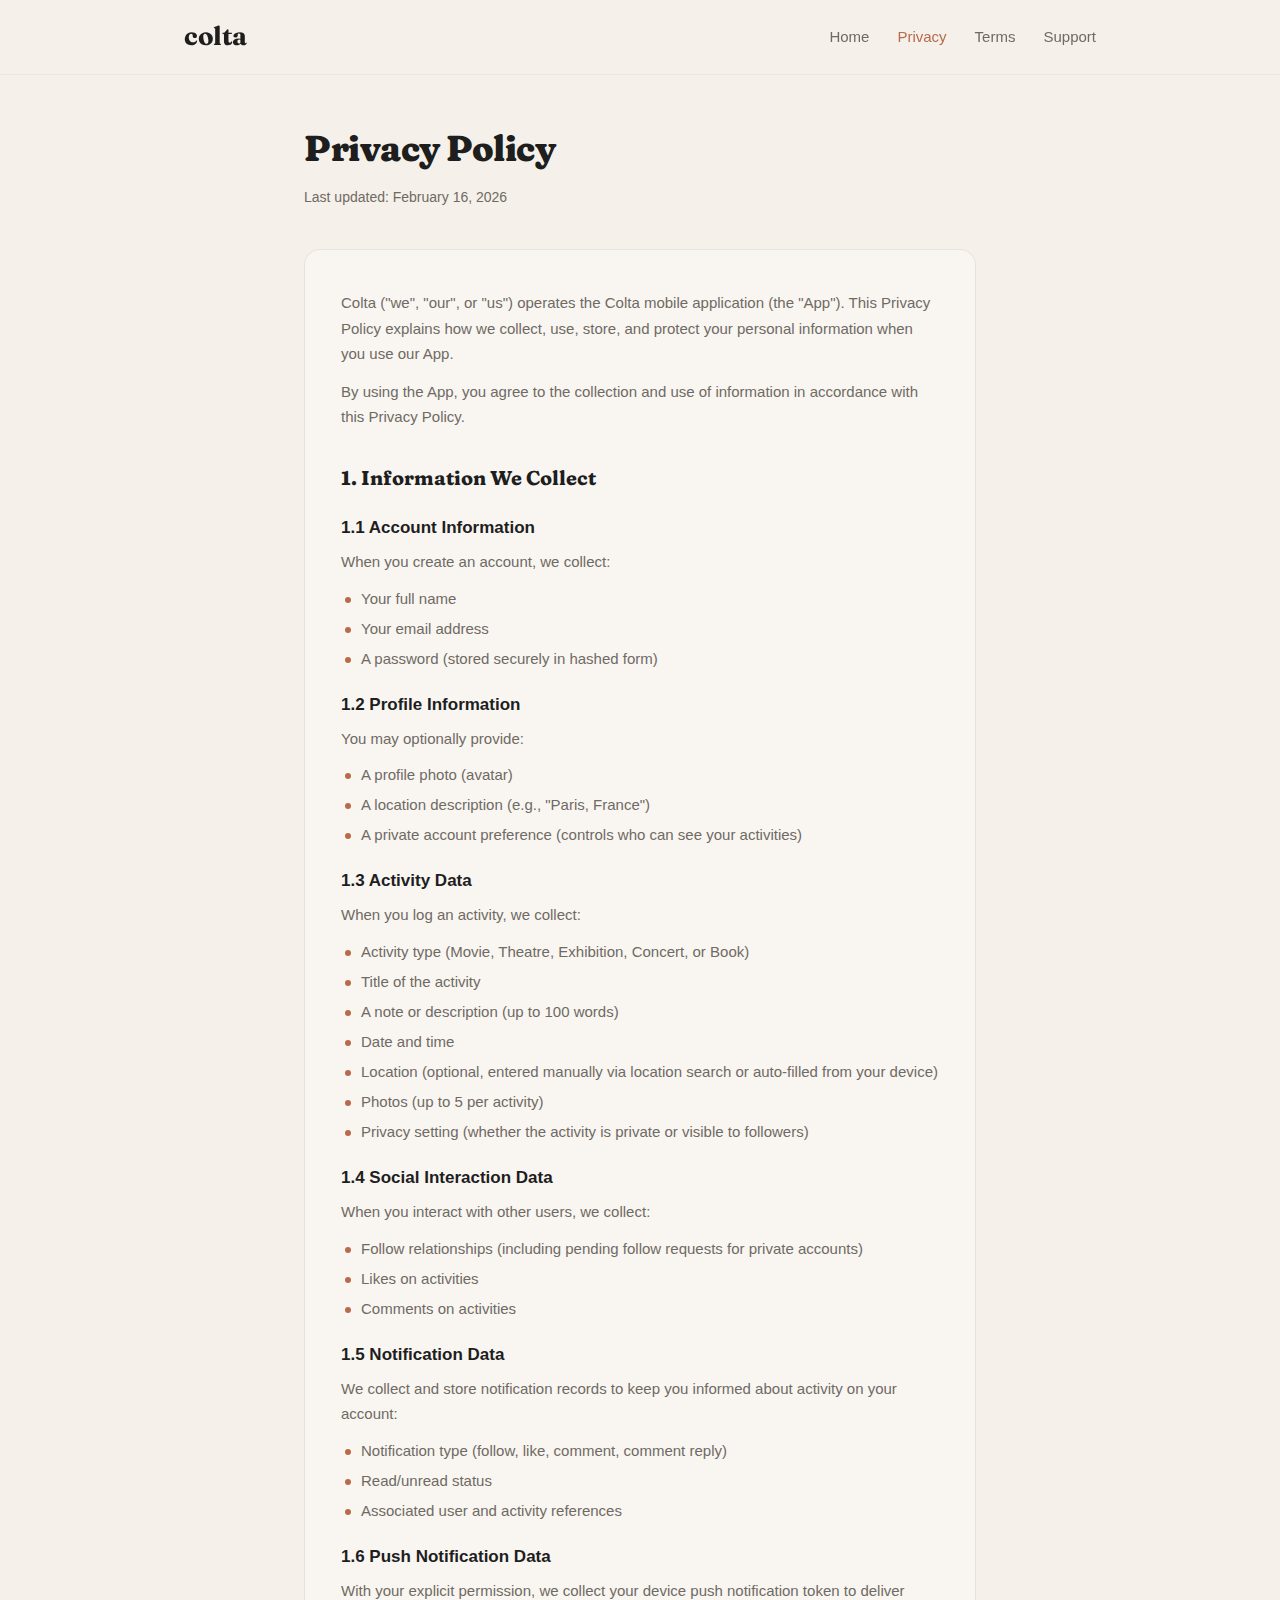
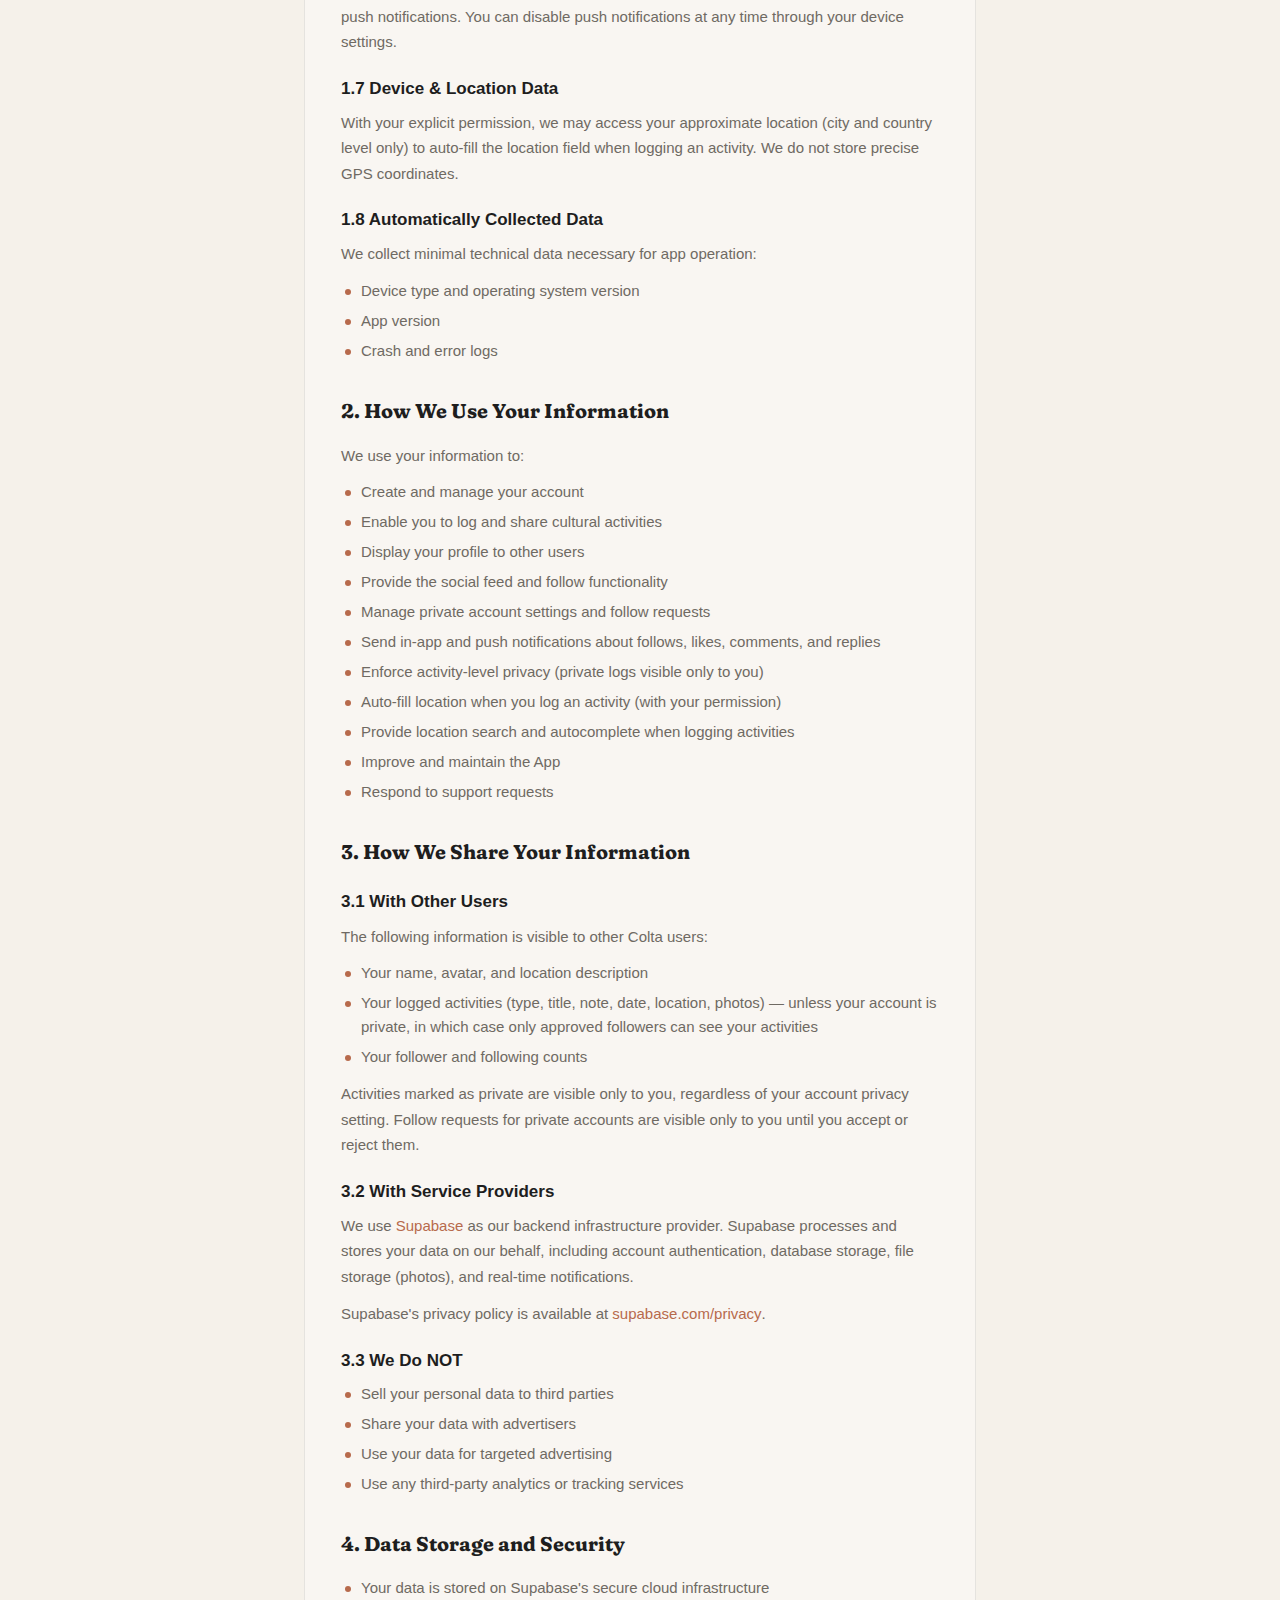
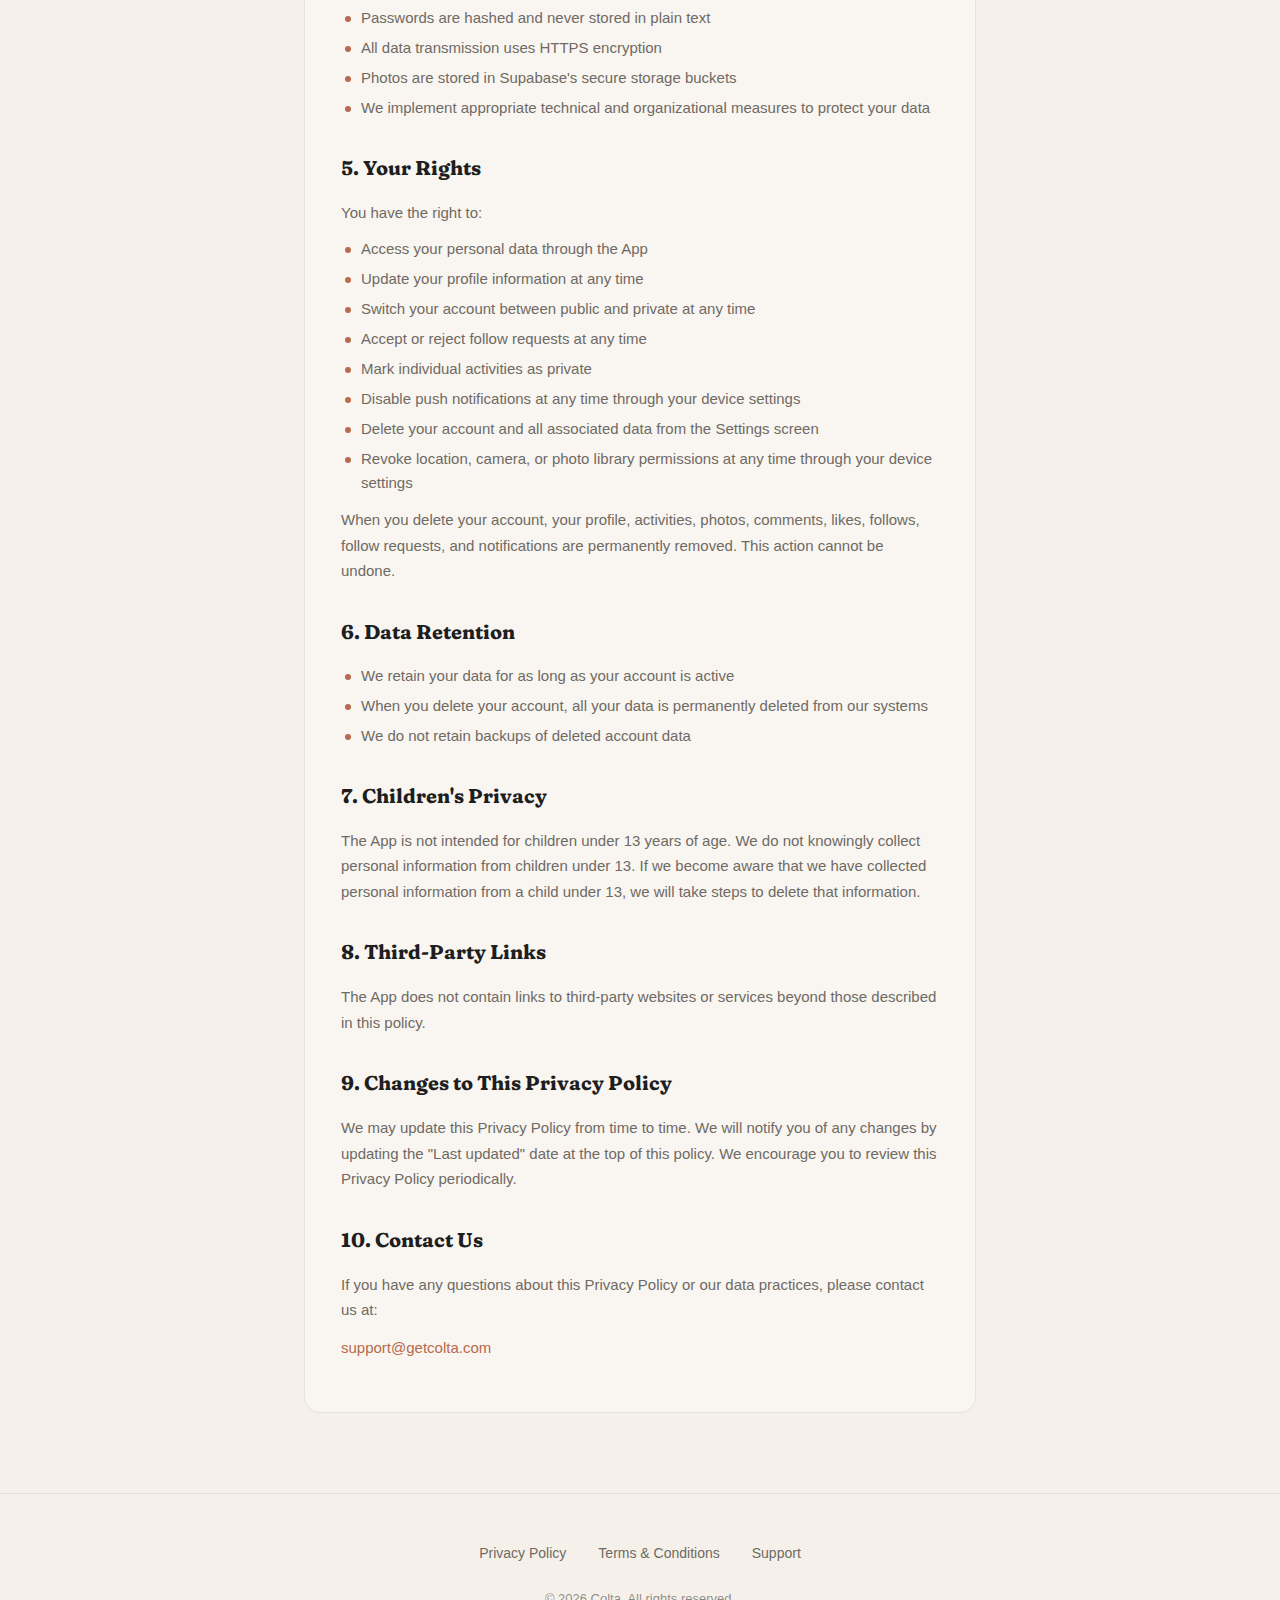
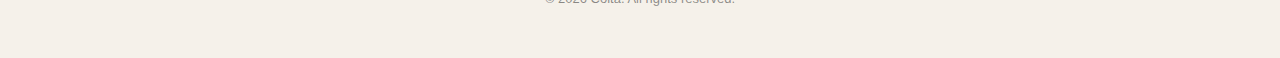
<file: privacy.html>
<!DOCTYPE html>
<html lang="en">
<head>
    <meta charset="UTF-8">
    <meta name="viewport" content="width=device-width, initial-scale=1.0">
    <title>Privacy Policy — Colta</title>
    <meta name="description" content="Privacy Policy for the Colta mobile application.">
    <meta name="theme-color" content="#F5F1EA" media="(prefers-color-scheme: light)">
    <meta name="theme-color" content="#1C1A17" media="(prefers-color-scheme: dark)">

    <!-- Google Fonts: Fraunces -->
    <link rel="preconnect" href="https://fonts.googleapis.com">
    <link rel="preconnect" href="https://fonts.gstatic.com" crossorigin>
    <link href="https://fonts.googleapis.com/css2?family=Fraunces:ital,opsz,wght@0,9..144,400;0,9..144,600;0,9..144,700;0,9..144,800;0,9..144,900&display=swap" rel="stylesheet">

    <link rel="stylesheet" href="style.css">
</head>
<body>

    <!-- Navigation -->
    <nav>
        <div class="nav-inner">
            <a href="/" class="logo">colta</a>
            <button class="menu-toggle" onclick="document.querySelector('.nav-links').classList.toggle('open')" aria-label="Menu">&#9776;</button>
            <ul class="nav-links">
                <li><a href="/">Home</a></li>
                <li><a href="privacy.html" class="active">Privacy</a></li>
                <li><a href="terms.html">Terms</a></li>
                <li><a href="support.html">Support</a></li>
            </ul>
        </div>
    </nav>

    <!-- Privacy Policy -->
    <div class="legal-page">
        <h1>Privacy Policy</h1>
        <p class="last-updated">Last updated: February 16, 2026</p>

        <div class="legal-content">
            <p>Colta ("we", "our", or "us") operates the Colta mobile application (the "App"). This Privacy Policy explains how we collect, use, store, and protect your personal information when you use our App.</p>
            <p>By using the App, you agree to the collection and use of information in accordance with this Privacy Policy.</p>

            <h2>1. Information We Collect</h2>

            <h3>1.1 Account Information</h3>
            <p>When you create an account, we collect:</p>
            <ul>
                <li>Your full name</li>
                <li>Your email address</li>
                <li>A password (stored securely in hashed form)</li>
            </ul>

            <h3>1.2 Profile Information</h3>
            <p>You may optionally provide:</p>
            <ul>
                <li>A profile photo (avatar)</li>
                <li>A location description (e.g., "Paris, France")</li>
                <li>A private account preference (controls who can see your activities)</li>
            </ul>

            <h3>1.3 Activity Data</h3>
            <p>When you log an activity, we collect:</p>
            <ul>
                <li>Activity type (Movie, Theatre, Exhibition, Concert, or Book)</li>
                <li>Title of the activity</li>
                <li>A note or description (up to 100 words)</li>
                <li>Date and time</li>
                <li>Location (optional, entered manually via location search or auto-filled from your device)</li>
                <li>Photos (up to 5 per activity)</li>
                <li>Privacy setting (whether the activity is private or visible to followers)</li>
            </ul>

            <h3>1.4 Social Interaction Data</h3>
            <p>When you interact with other users, we collect:</p>
            <ul>
                <li>Follow relationships (including pending follow requests for private accounts)</li>
                <li>Likes on activities</li>
                <li>Comments on activities</li>
            </ul>

            <h3>1.5 Notification Data</h3>
            <p>We collect and store notification records to keep you informed about activity on your account:</p>
            <ul>
                <li>Notification type (follow, like, comment, comment reply)</li>
                <li>Read/unread status</li>
                <li>Associated user and activity references</li>
            </ul>

            <h3>1.6 Push Notification Data</h3>
            <p>With your explicit permission, we collect your device push notification token to deliver push notifications. You can disable push notifications at any time through your device settings.</p>

            <h3>1.7 Device &amp; Location Data</h3>
            <p>With your explicit permission, we may access your approximate location (city and country level only) to auto-fill the location field when logging an activity. We do not store precise GPS coordinates.</p>

            <h3>1.8 Automatically Collected Data</h3>
            <p>We collect minimal technical data necessary for app operation:</p>
            <ul>
                <li>Device type and operating system version</li>
                <li>App version</li>
                <li>Crash and error logs</li>
            </ul>

            <h2>2. How We Use Your Information</h2>
            <p>We use your information to:</p>
            <ul>
                <li>Create and manage your account</li>
                <li>Enable you to log and share cultural activities</li>
                <li>Display your profile to other users</li>
                <li>Provide the social feed and follow functionality</li>
                <li>Manage private account settings and follow requests</li>
                <li>Send in-app and push notifications about follows, likes, comments, and replies</li>
                <li>Enforce activity-level privacy (private logs visible only to you)</li>
                <li>Auto-fill location when you log an activity (with your permission)</li>
                <li>Provide location search and autocomplete when logging activities</li>
                <li>Improve and maintain the App</li>
                <li>Respond to support requests</li>
            </ul>

            <h2>3. How We Share Your Information</h2>

            <h3>3.1 With Other Users</h3>
            <p>The following information is visible to other Colta users:</p>
            <ul>
                <li>Your name, avatar, and location description</li>
                <li>Your logged activities (type, title, note, date, location, photos) — unless your account is private, in which case only approved followers can see your activities</li>
                <li>Your follower and following counts</li>
            </ul>
            <p>Activities marked as private are visible only to you, regardless of your account privacy setting. Follow requests for private accounts are visible only to you until you accept or reject them.</p>

            <h3>3.2 With Service Providers</h3>
            <p>We use <a href="https://supabase.com" target="_blank" rel="noopener">Supabase</a> as our backend infrastructure provider. Supabase processes and stores your data on our behalf, including account authentication, database storage, file storage (photos), and real-time notifications.</p>
            <p>Supabase's privacy policy is available at <a href="https://supabase.com/privacy" target="_blank" rel="noopener">supabase.com/privacy</a>.</p>

            <h3>3.3 We Do NOT</h3>
            <ul>
                <li>Sell your personal data to third parties</li>
                <li>Share your data with advertisers</li>
                <li>Use your data for targeted advertising</li>
                <li>Use any third-party analytics or tracking services</li>
            </ul>

            <h2>4. Data Storage and Security</h2>
            <ul>
                <li>Your data is stored on Supabase's secure cloud infrastructure</li>
                <li>Passwords are hashed and never stored in plain text</li>
                <li>All data transmission uses HTTPS encryption</li>
                <li>Photos are stored in Supabase's secure storage buckets</li>
                <li>We implement appropriate technical and organizational measures to protect your data</li>
            </ul>

            <h2>5. Your Rights</h2>
            <p>You have the right to:</p>
            <ul>
                <li>Access your personal data through the App</li>
                <li>Update your profile information at any time</li>
                <li>Switch your account between public and private at any time</li>
                <li>Accept or reject follow requests at any time</li>
                <li>Mark individual activities as private</li>
                <li>Disable push notifications at any time through your device settings</li>
                <li>Delete your account and all associated data from the Settings screen</li>
                <li>Revoke location, camera, or photo library permissions at any time through your device settings</li>
            </ul>
            <p>When you delete your account, your profile, activities, photos, comments, likes, follows, follow requests, and notifications are permanently removed. This action cannot be undone.</p>

            <h2>6. Data Retention</h2>
            <ul>
                <li>We retain your data for as long as your account is active</li>
                <li>When you delete your account, all your data is permanently deleted from our systems</li>
                <li>We do not retain backups of deleted account data</li>
            </ul>

            <h2>7. Children's Privacy</h2>
            <p>The App is not intended for children under 13 years of age. We do not knowingly collect personal information from children under 13. If we become aware that we have collected personal information from a child under 13, we will take steps to delete that information.</p>

            <h2>8. Third-Party Links</h2>
            <p>The App does not contain links to third-party websites or services beyond those described in this policy.</p>

            <h2>9. Changes to This Privacy Policy</h2>
            <p>We may update this Privacy Policy from time to time. We will notify you of any changes by updating the "Last updated" date at the top of this policy. We encourage you to review this Privacy Policy periodically.</p>

            <h2>10. Contact Us</h2>
            <p>If you have any questions about this Privacy Policy or our data practices, please contact us at:</p>
            <p><a href="mailto:support@getcolta.com">support@getcolta.com</a></p>
        </div>
    </div>

    <!-- Footer -->
    <footer>
        <div class="footer-inner">
            <div class="footer-links">
                <a href="privacy.html">Privacy Policy</a>
                <a href="terms.html">Terms &amp; Conditions</a>
                <a href="support.html">Support</a>
            </div>
            <p class="copyright">&copy; 2026 Colta. All rights reserved.</p>
        </div>
    </footer>

</body>
</html>
</file>
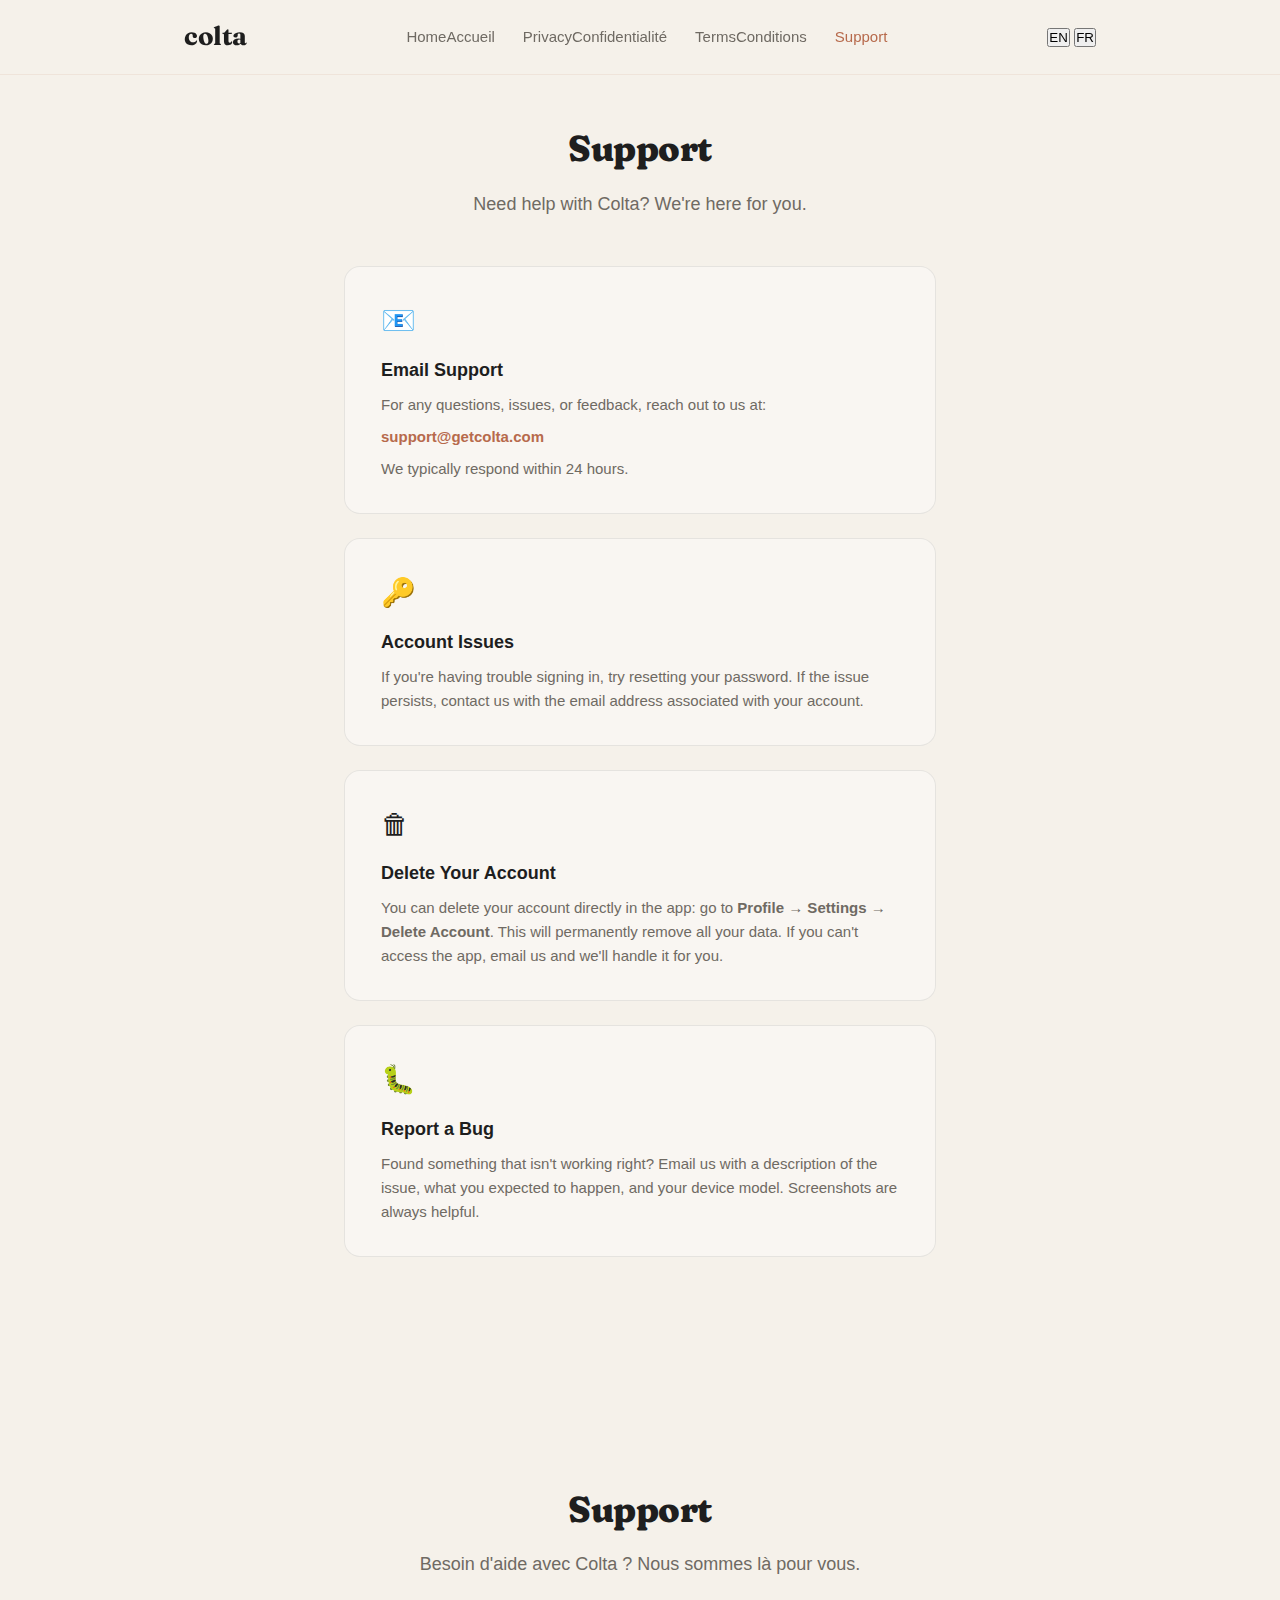
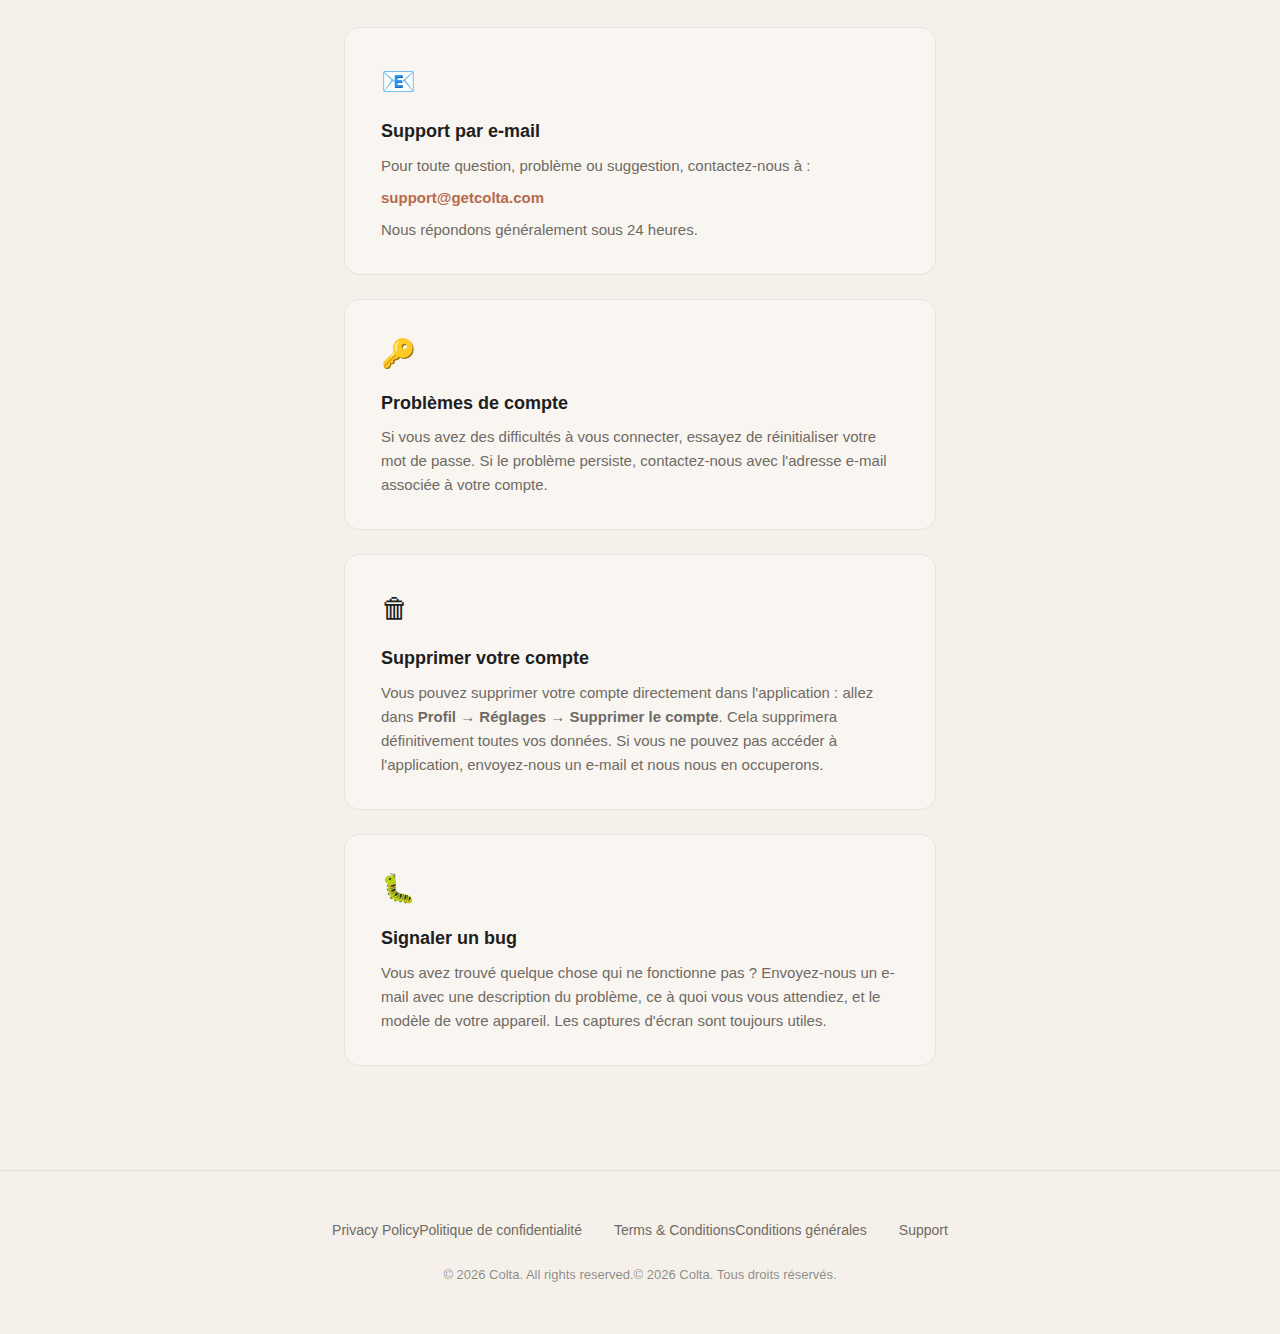
<file: support.html>
<!DOCTYPE html>
<html lang="en" class="lang-en">
<head>
    <meta charset="UTF-8">
    <meta name="viewport" content="width=device-width, initial-scale=1.0">
    <title>Support — Colta</title>
    <meta name="description" content="Get help with the Colta app. Contact our support team.">
    <meta name="theme-color" content="#F5F1EA" media="(prefers-color-scheme: light)">
    <meta name="theme-color" content="#1C1A17" media="(prefers-color-scheme: dark)">

    <!-- Google Fonts: Fraunces -->
    <link rel="preconnect" href="https://fonts.googleapis.com">
    <link rel="preconnect" href="https://fonts.gstatic.com" crossorigin>
    <link href="https://fonts.googleapis.com/css2?family=Fraunces:ital,opsz,wght@0,9..144,400;0,9..144,600;0,9..144,700;0,9..144,800;0,9..144,900&display=swap" rel="stylesheet">

    <link rel="icon" type="image/png" href="favicon.png">
    <link rel="apple-touch-icon" href="apple-touch-icon.png">

    <link rel="stylesheet" href="style.css">
</head>
<body>

    <!-- Navigation -->
    <nav>
        <div class="nav-inner">
            <a href="/" class="logo">colta</a>
            <button class="menu-toggle" onclick="document.querySelector('.nav-links').classList.toggle('open')" aria-label="Menu">&#9776;</button>
            <ul class="nav-links">
                <li><a href="/"><span class="en-only">Home</span><span class="fr-only">Accueil</span></a></li>
                <li><a href="privacy.html"><span class="en-only">Privacy</span><span class="fr-only">Confidentialité</span></a></li>
                <li><a href="terms.html"><span class="en-only">Terms</span><span class="fr-only">Conditions</span></a></li>
                <li><a href="support.html" class="active">Support</a></li>
            </ul>
            <div class="lang-toggle">
                <button id="lang-en">EN</button>
                <button id="lang-fr">FR</button>
            </div>
        </div>
    </nav>

    <!-- Support — English -->
    <div class="support-page en-only">
        <h1>Support</h1>
        <p class="subtitle">Need help with Colta? We're here for you.</p>

        <div class="support-card">
            <div class="icon">&#128231;</div>
            <h3>Email Support</h3>
            <p>For any questions, issues, or feedback, reach out to us at:</p>
            <p style="margin-top: 8px;"><a href="mailto:support@getcolta.com">support@getcolta.com</a></p>
            <p style="margin-top: 8px;">We typically respond within 24 hours.</p>
        </div>

        <div class="support-card">
            <div class="icon">&#128273;</div>
            <h3>Account Issues</h3>
            <p>If you're having trouble signing in, try resetting your password. If the issue persists, contact us with the email address associated with your account.</p>
        </div>

        <div class="support-card">
            <div class="icon">&#128465;</div>
            <h3>Delete Your Account</h3>
            <p>You can delete your account directly in the app: go to <strong>Profile &rarr; Settings &rarr; Delete Account</strong>. This will permanently remove all your data. If you can't access the app, email us and we'll handle it for you.</p>
        </div>

        <div class="support-card">
            <div class="icon">&#128027;</div>
            <h3>Report a Bug</h3>
            <p>Found something that isn't working right? Email us with a description of the issue, what you expected to happen, and your device model. Screenshots are always helpful.</p>
        </div>
    </div>

    <!-- Support — French -->
    <div class="support-page fr-only">
        <h1>Support</h1>
        <p class="subtitle">Besoin d'aide avec Colta ? Nous sommes là pour vous.</p>

        <div class="support-card">
            <div class="icon">&#128231;</div>
            <h3>Support par e-mail</h3>
            <p>Pour toute question, problème ou suggestion, contactez-nous à :</p>
            <p style="margin-top: 8px;"><a href="mailto:support@getcolta.com">support@getcolta.com</a></p>
            <p style="margin-top: 8px;">Nous répondons généralement sous 24 heures.</p>
        </div>

        <div class="support-card">
            <div class="icon">&#128273;</div>
            <h3>Problèmes de compte</h3>
            <p>Si vous avez des difficultés à vous connecter, essayez de réinitialiser votre mot de passe. Si le problème persiste, contactez-nous avec l'adresse e-mail associée à votre compte.</p>
        </div>

        <div class="support-card">
            <div class="icon">&#128465;</div>
            <h3>Supprimer votre compte</h3>
            <p>Vous pouvez supprimer votre compte directement dans l'application : allez dans <strong>Profil &rarr; Réglages &rarr; Supprimer le compte</strong>. Cela supprimera définitivement toutes vos données. Si vous ne pouvez pas accéder à l'application, envoyez-nous un e-mail et nous nous en occuperons.</p>
        </div>

        <div class="support-card">
            <div class="icon">&#128027;</div>
            <h3>Signaler un bug</h3>
            <p>Vous avez trouvé quelque chose qui ne fonctionne pas ? Envoyez-nous un e-mail avec une description du problème, ce à quoi vous vous attendiez, et le modèle de votre appareil. Les captures d'écran sont toujours utiles.</p>
        </div>
    </div>

    <!-- Footer -->
    <footer>
        <div class="footer-inner">
            <div class="footer-links">
                <a href="privacy.html"><span class="en-only">Privacy Policy</span><span class="fr-only">Politique de confidentialité</span></a>
                <a href="terms.html"><span class="en-only">Terms &amp; Conditions</span><span class="fr-only">Conditions générales</span></a>
                <a href="support.html">Support</a>
            </div>
            <p class="copyright"><span class="en-only">&copy; 2026 Colta. All rights reserved.</span><span class="fr-only">&copy; 2026 Colta. Tous droits réservés.</span></p>
        </div>
    </footer>

    <script src="lang.js"></script>
</body>
</html>
</file>
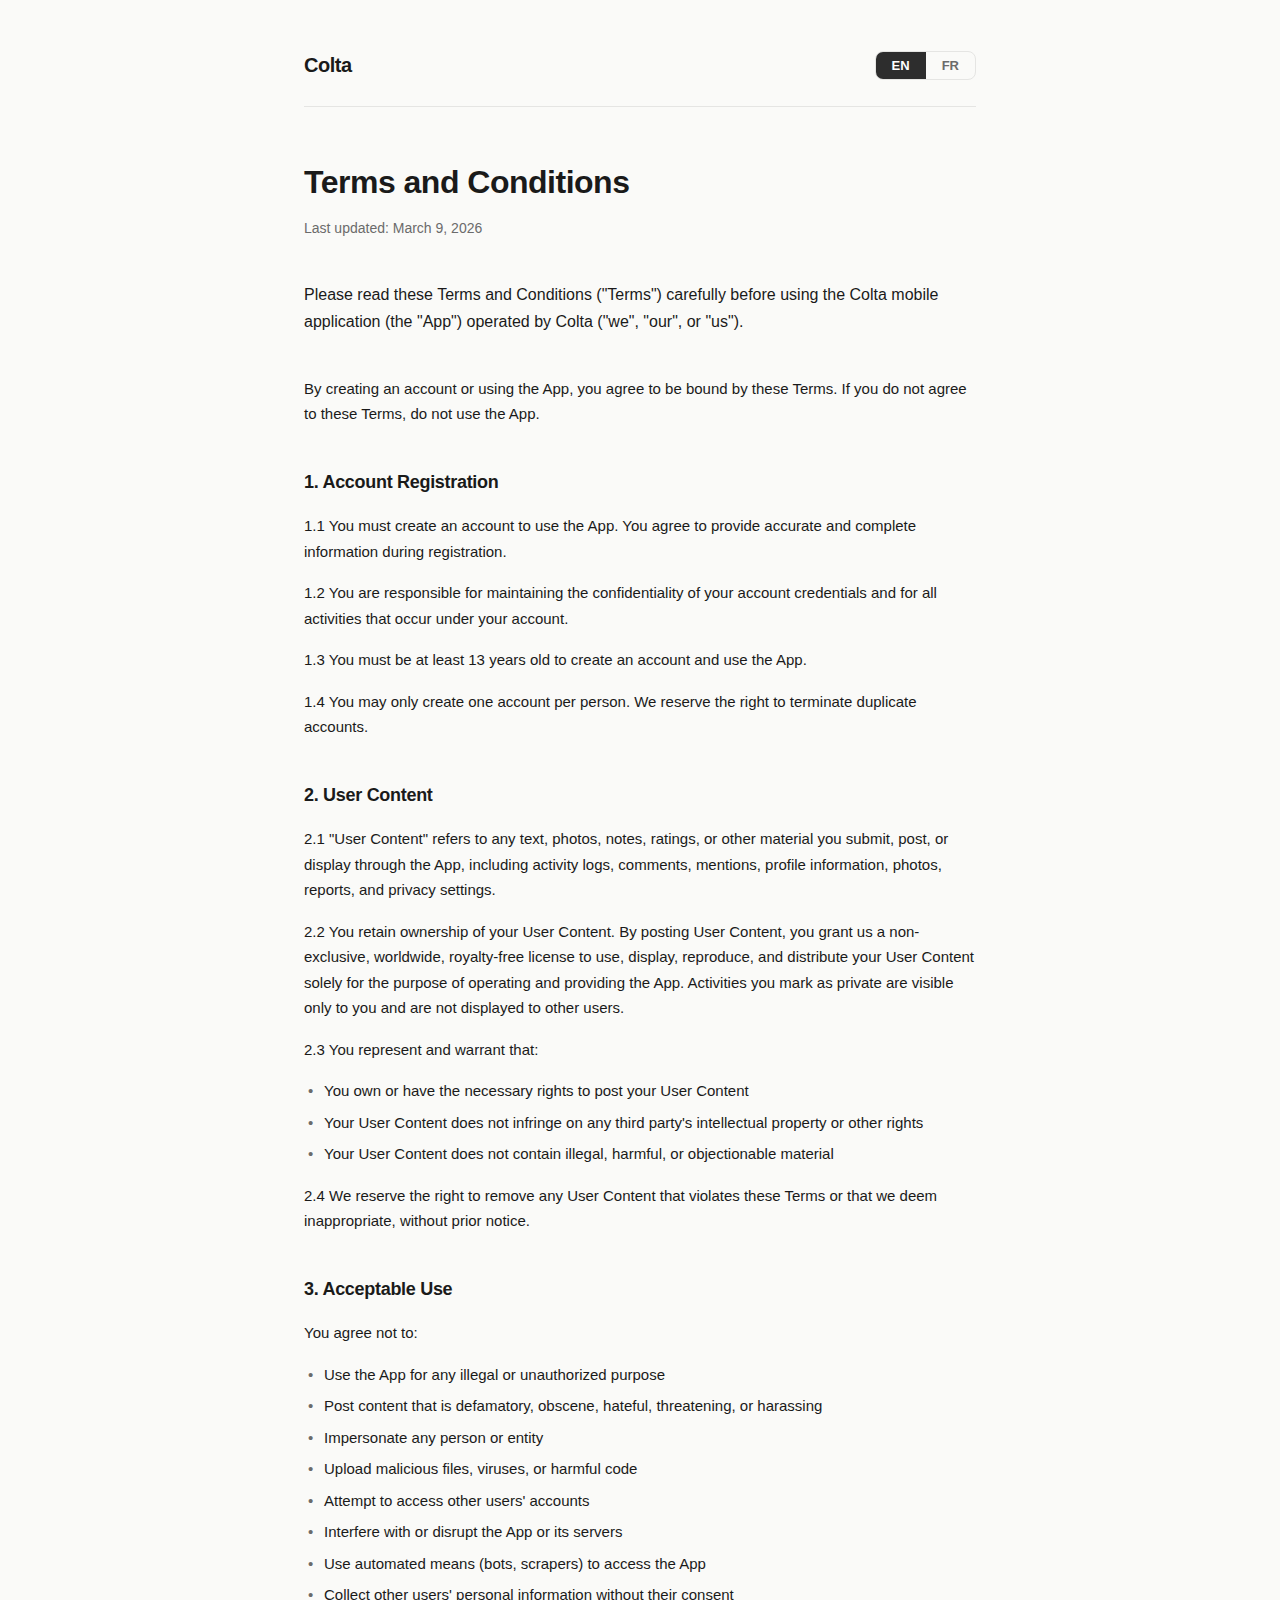
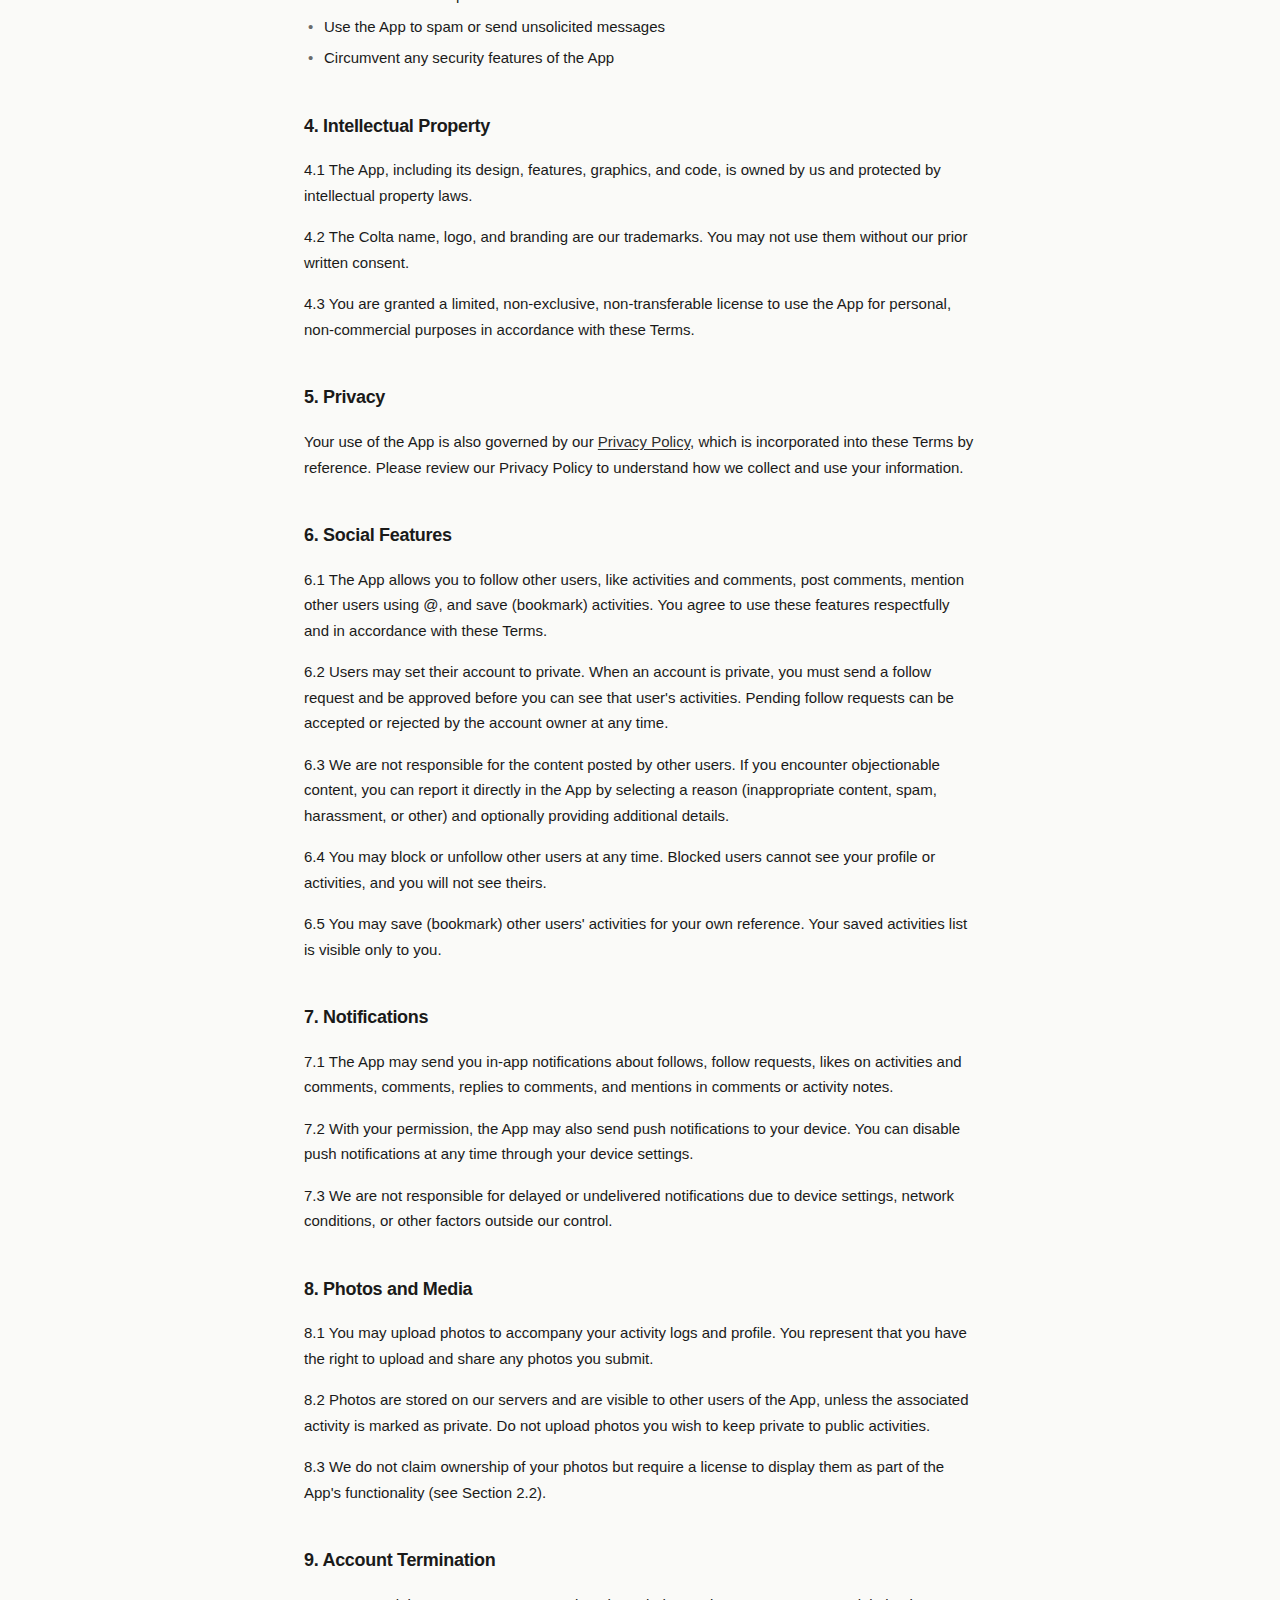
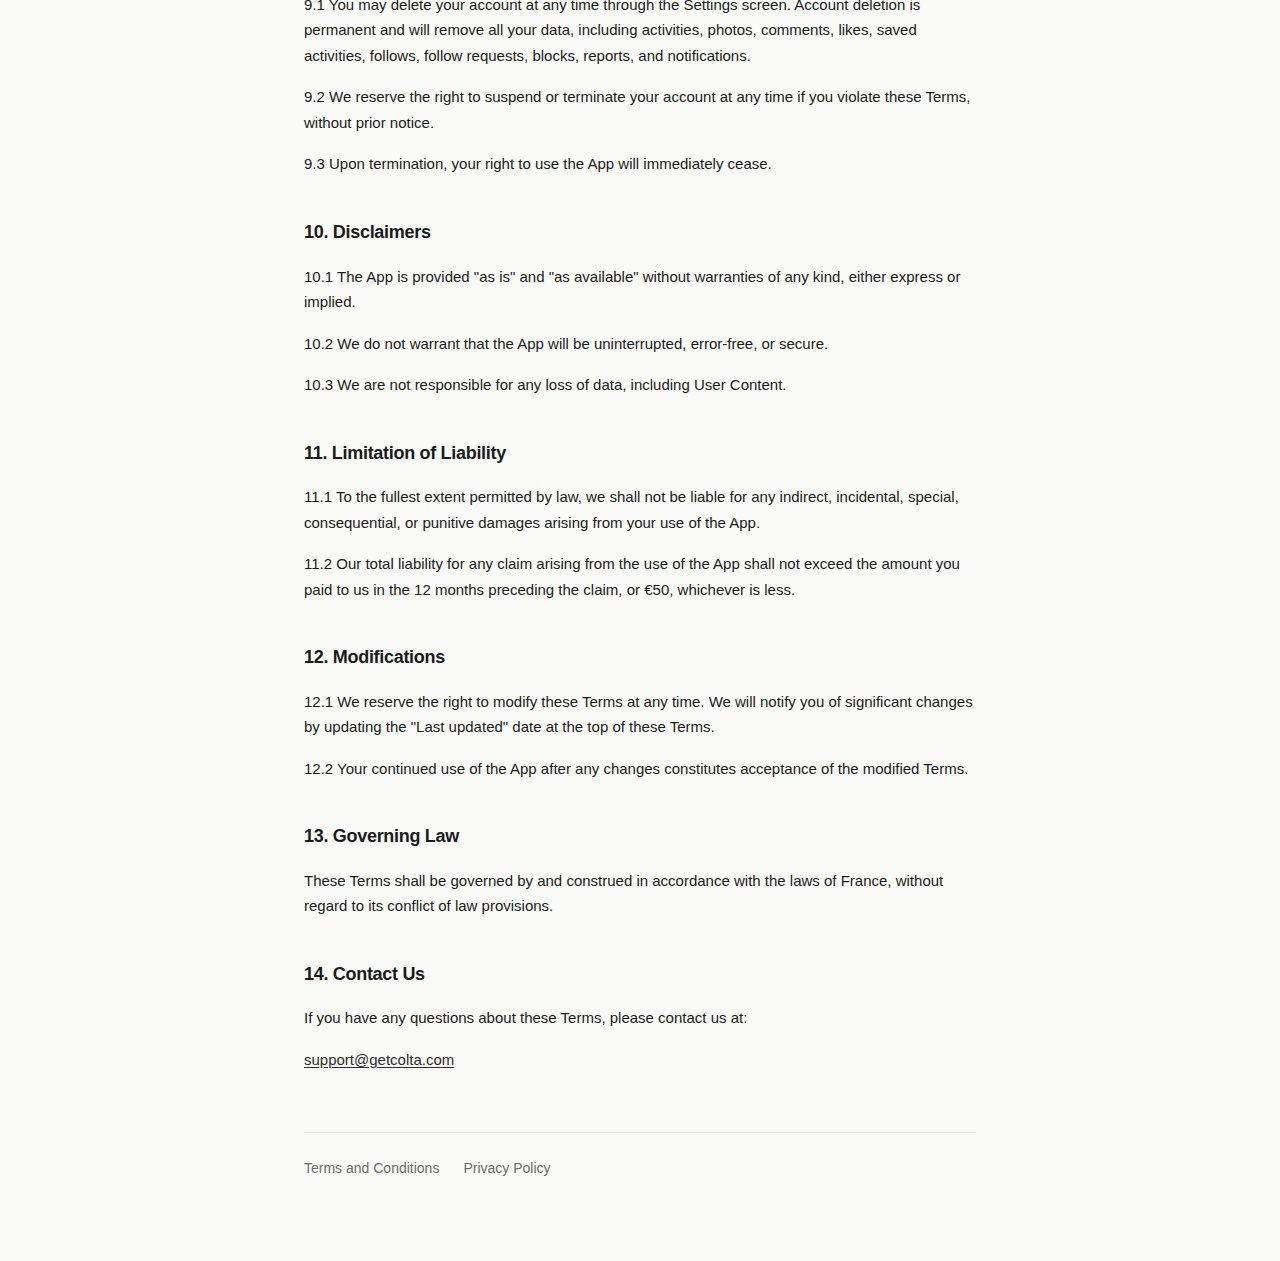
<file: terms.html>
<!DOCTYPE html>
<html lang="en">
<head>
    <meta charset="UTF-8">
    <meta name="viewport" content="width=device-width, initial-scale=1.0">
    <title>Terms and Conditions — Colta</title>
    <style>
        :root {
            --bg: #FAFAF8;
            --text: #1A1A1A;
            --text-secondary: #6B6B6B;
            --accent: #2D2D2D;
            --border: #E5E5E3;
            --card-bg: #FFFFFF;
            --max-width: 720px;
        }

        * { margin: 0; padding: 0; box-sizing: border-box; }

        body {
            font-family: -apple-system, BlinkMacSystemFont, 'Segoe UI', 'Helvetica Neue', Arial, sans-serif;
            background: var(--bg);
            color: var(--text);
            line-height: 1.7;
            -webkit-font-smoothing: antialiased;
        }

        .container {
            max-width: var(--max-width);
            margin: 0 auto;
            padding: 48px 24px 80px;
        }

        header {
            display: flex;
            justify-content: space-between;
            align-items: center;
            margin-bottom: 48px;
            padding-bottom: 24px;
            border-bottom: 1px solid var(--border);
        }

        .logo {
            font-size: 20px;
            font-weight: 700;
            letter-spacing: -0.5px;
            color: var(--text);
            text-decoration: none;
        }

        .lang-toggle {
            display: flex;
            gap: 0;
            border: 1px solid var(--border);
            border-radius: 8px;
            overflow: hidden;
        }

        .lang-btn {
            padding: 6px 16px;
            font-size: 13px;
            font-weight: 600;
            border: none;
            background: transparent;
            color: var(--text-secondary);
            cursor: pointer;
            transition: all 0.2s ease;
        }

        .lang-btn.active {
            background: var(--accent);
            color: #fff;
        }

        .lang-btn:hover:not(.active) {
            background: var(--border);
        }

        h1 {
            font-size: 32px;
            font-weight: 700;
            letter-spacing: -0.5px;
            margin-bottom: 8px;
        }

        .last-updated {
            font-size: 14px;
            color: var(--text-secondary);
            margin-bottom: 40px;
        }

        .intro {
            font-size: 16px;
            color: var(--text);
            margin-bottom: 40px;
        }

        h2 {
            font-size: 18px;
            font-weight: 700;
            margin-top: 40px;
            margin-bottom: 16px;
            letter-spacing: -0.3px;
        }

        h3 {
            font-size: 16px;
            font-weight: 600;
            margin-top: 24px;
            margin-bottom: 12px;
        }

        p {
            font-size: 15px;
            margin-bottom: 16px;
            color: var(--text);
        }

        ul {
            list-style: none;
            padding: 0;
            margin-bottom: 16px;
        }

        ul li {
            font-size: 15px;
            padding-left: 20px;
            position: relative;
            margin-bottom: 6px;
        }

        ul li::before {
            content: "•";
            position: absolute;
            left: 4px;
            color: var(--text-secondary);
        }

        a {
            color: var(--accent);
            text-decoration: underline;
            text-underline-offset: 2px;
        }

        .footer-links {
            margin-top: 60px;
            padding-top: 24px;
            border-top: 1px solid var(--border);
            display: flex;
            gap: 24px;
            font-size: 14px;
        }

        .footer-links a {
            color: var(--text-secondary);
            text-decoration: none;
        }

        .footer-links a:hover {
            color: var(--text);
        }

        @media (max-width: 600px) {
            .container { padding: 32px 20px 60px; }
            h1 { font-size: 26px; }
            header { flex-direction: column; gap: 16px; align-items: flex-start; }
        }
    </style>
</head>
<body>
    <div class="container">
        <header>
            <a href="#" class="logo">Colta</a>
            <div class="lang-toggle">
                <button class="lang-btn active" onclick="setLang('en')" id="btn-en">EN</button>
                <button class="lang-btn" onclick="setLang('fr')" id="btn-fr">FR</button>
            </div>
        </header>

        <!-- ENGLISH -->
        <div id="content-en">
            <h1>Terms and Conditions</h1>
            <p class="last-updated">Last updated: March 9, 2026</p>

            <p class="intro">Please read these Terms and Conditions ("Terms") carefully before using the Colta mobile application (the "App") operated by Colta ("we", "our", or "us").</p>

            <p>By creating an account or using the App, you agree to be bound by these Terms. If you do not agree to these Terms, do not use the App.</p>

            <h2>1. Account Registration</h2>
            <p>1.1 You must create an account to use the App. You agree to provide accurate and complete information during registration.</p>
            <p>1.2 You are responsible for maintaining the confidentiality of your account credentials and for all activities that occur under your account.</p>
            <p>1.3 You must be at least 13 years old to create an account and use the App.</p>
            <p>1.4 You may only create one account per person. We reserve the right to terminate duplicate accounts.</p>

            <h2>2. User Content</h2>
            <p>2.1 "User Content" refers to any text, photos, notes, ratings, or other material you submit, post, or display through the App, including activity logs, comments, mentions, profile information, photos, reports, and privacy settings.</p>
            <p>2.2 You retain ownership of your User Content. By posting User Content, you grant us a non-exclusive, worldwide, royalty-free license to use, display, reproduce, and distribute your User Content solely for the purpose of operating and providing the App. Activities you mark as private are visible only to you and are not displayed to other users.</p>
            <p>2.3 You represent and warrant that:</p>
            <ul>
                <li>You own or have the necessary rights to post your User Content</li>
                <li>Your User Content does not infringe on any third party's intellectual property or other rights</li>
                <li>Your User Content does not contain illegal, harmful, or objectionable material</li>
            </ul>
            <p>2.4 We reserve the right to remove any User Content that violates these Terms or that we deem inappropriate, without prior notice.</p>

            <h2>3. Acceptable Use</h2>
            <p>You agree not to:</p>
            <ul>
                <li>Use the App for any illegal or unauthorized purpose</li>
                <li>Post content that is defamatory, obscene, hateful, threatening, or harassing</li>
                <li>Impersonate any person or entity</li>
                <li>Upload malicious files, viruses, or harmful code</li>
                <li>Attempt to access other users' accounts</li>
                <li>Interfere with or disrupt the App or its servers</li>
                <li>Use automated means (bots, scrapers) to access the App</li>
                <li>Collect other users' personal information without their consent</li>
                <li>Use the App to spam or send unsolicited messages</li>
                <li>Circumvent any security features of the App</li>
            </ul>

            <h2>4. Intellectual Property</h2>
            <p>4.1 The App, including its design, features, graphics, and code, is owned by us and protected by intellectual property laws.</p>
            <p>4.2 The Colta name, logo, and branding are our trademarks. You may not use them without our prior written consent.</p>
            <p>4.3 You are granted a limited, non-exclusive, non-transferable license to use the App for personal, non-commercial purposes in accordance with these Terms.</p>

            <h2>5. Privacy</h2>
            <p>Your use of the App is also governed by our <a href="privacy.html">Privacy Policy</a>, which is incorporated into these Terms by reference. Please review our Privacy Policy to understand how we collect and use your information.</p>

            <h2>6. Social Features</h2>
            <p>6.1 The App allows you to follow other users, like activities and comments, post comments, mention other users using @, and save (bookmark) activities. You agree to use these features respectfully and in accordance with these Terms.</p>
            <p>6.2 Users may set their account to private. When an account is private, you must send a follow request and be approved before you can see that user's activities. Pending follow requests can be accepted or rejected by the account owner at any time.</p>
            <p>6.3 We are not responsible for the content posted by other users. If you encounter objectionable content, you can report it directly in the App by selecting a reason (inappropriate content, spam, harassment, or other) and optionally providing additional details.</p>
            <p>6.4 You may block or unfollow other users at any time. Blocked users cannot see your profile or activities, and you will not see theirs.</p>
            <p>6.5 You may save (bookmark) other users' activities for your own reference. Your saved activities list is visible only to you.</p>

            <h2>7. Notifications</h2>
            <p>7.1 The App may send you in-app notifications about follows, follow requests, likes on activities and comments, comments, replies to comments, and mentions in comments or activity notes.</p>
            <p>7.2 With your permission, the App may also send push notifications to your device. You can disable push notifications at any time through your device settings.</p>
            <p>7.3 We are not responsible for delayed or undelivered notifications due to device settings, network conditions, or other factors outside our control.</p>

            <h2>8. Photos and Media</h2>
            <p>8.1 You may upload photos to accompany your activity logs and profile. You represent that you have the right to upload and share any photos you submit.</p>
            <p>8.2 Photos are stored on our servers and are visible to other users of the App, unless the associated activity is marked as private. Do not upload photos you wish to keep private to public activities.</p>
            <p>8.3 We do not claim ownership of your photos but require a license to display them as part of the App's functionality (see Section 2.2).</p>

            <h2>9. Account Termination</h2>
            <p>9.1 You may delete your account at any time through the Settings screen. Account deletion is permanent and will remove all your data, including activities, photos, comments, likes, saved activities, follows, follow requests, blocks, reports, and notifications.</p>
            <p>9.2 We reserve the right to suspend or terminate your account at any time if you violate these Terms, without prior notice.</p>
            <p>9.3 Upon termination, your right to use the App will immediately cease.</p>

            <h2>10. Disclaimers</h2>
            <p>10.1 The App is provided "as is" and "as available" without warranties of any kind, either express or implied.</p>
            <p>10.2 We do not warrant that the App will be uninterrupted, error-free, or secure.</p>
            <p>10.3 We are not responsible for any loss of data, including User Content.</p>

            <h2>11. Limitation of Liability</h2>
            <p>11.1 To the fullest extent permitted by law, we shall not be liable for any indirect, incidental, special, consequential, or punitive damages arising from your use of the App.</p>
            <p>11.2 Our total liability for any claim arising from the use of the App shall not exceed the amount you paid to us in the 12 months preceding the claim, or &euro;50, whichever is less.</p>

            <h2>12. Modifications</h2>
            <p>12.1 We reserve the right to modify these Terms at any time. We will notify you of significant changes by updating the "Last updated" date at the top of these Terms.</p>
            <p>12.2 Your continued use of the App after any changes constitutes acceptance of the modified Terms.</p>

            <h2>13. Governing Law</h2>
            <p>These Terms shall be governed by and construed in accordance with the laws of France, without regard to its conflict of law provisions.</p>

            <h2>14. Contact Us</h2>
            <p>If you have any questions about these Terms, please contact us at:</p>
            <p><a href="mailto:support@getcolta.com">support@getcolta.com</a></p>
        </div>

        <!-- FRENCH -->
        <div id="content-fr" style="display: none;">
            <h1>Conditions Générales d'Utilisation</h1>
            <p class="last-updated">Dernière mise à jour : 9 mars 2026</p>

            <p class="intro">Veuillez lire attentivement les présentes Conditions Générales d'Utilisation (« Conditions ») avant d'utiliser l'application mobile Colta (l'« Application ») exploitée par Colta (« nous », « notre »).</p>

            <p>En créant un compte ou en utilisant l'Application, vous acceptez d'être lié par les présentes Conditions. Si vous n'acceptez pas ces Conditions, n'utilisez pas l'Application.</p>

            <h2>1. Inscription au compte</h2>
            <p>1.1 Vous devez créer un compte pour utiliser l'Application. Vous acceptez de fournir des informations exactes et complètes lors de l'inscription.</p>
            <p>1.2 Vous êtes responsable du maintien de la confidentialité de vos identifiants de compte et de toutes les activités effectuées sous votre compte.</p>
            <p>1.3 Vous devez avoir au moins 13 ans pour créer un compte et utiliser l'Application.</p>
            <p>1.4 Vous ne pouvez créer qu'un seul compte par personne. Nous nous réservons le droit de supprimer les comptes en double.</p>

            <h2>2. Contenu Utilisateur</h2>
            <p>2.1 Le « Contenu Utilisateur » désigne tout texte, photo, note, évaluation ou autre matériel que vous soumettez, publiez ou affichez via l'Application, y compris les journaux d'activité, les commentaires, les mentions, les informations de profil, les photos, les signalements et les paramètres de confidentialité.</p>
            <p>2.2 Vous conservez la propriété de votre Contenu Utilisateur. En publiant du Contenu Utilisateur, vous nous accordez une licence non exclusive, mondiale et gratuite pour utiliser, afficher, reproduire et distribuer votre Contenu Utilisateur uniquement dans le but d'exploiter et de fournir l'Application. Les activités que vous marquez comme privées ne sont visibles que par vous et ne sont pas affichées aux autres utilisateurs.</p>
            <p>2.3 Vous déclarez et garantissez que :</p>
            <ul>
                <li>Vous possédez ou disposez des droits nécessaires pour publier votre Contenu Utilisateur</li>
                <li>Votre Contenu Utilisateur ne porte pas atteinte à la propriété intellectuelle ou aux autres droits de tiers</li>
                <li>Votre Contenu Utilisateur ne contient pas de matériel illégal, nuisible ou répréhensible</li>
            </ul>
            <p>2.4 Nous nous réservons le droit de supprimer tout Contenu Utilisateur qui enfreint les présentes Conditions ou que nous jugeons inapproprié, sans préavis.</p>

            <h2>3. Utilisation acceptable</h2>
            <p>Vous acceptez de ne pas :</p>
            <ul>
                <li>Utiliser l'Application à des fins illégales ou non autorisées</li>
                <li>Publier du contenu diffamatoire, obscène, haineux, menaçant ou harcelant</li>
                <li>Usurper l'identité d'une personne ou d'une entité</li>
                <li>Télécharger des fichiers malveillants, des virus ou du code nuisible</li>
                <li>Tenter d'accéder aux comptes d'autres utilisateurs</li>
                <li>Interférer avec ou perturber l'Application ou ses serveurs</li>
                <li>Utiliser des moyens automatisés (bots, scrapers) pour accéder à l'Application</li>
                <li>Collecter les informations personnelles d'autres utilisateurs sans leur consentement</li>
                <li>Utiliser l'Application pour envoyer du spam ou des messages non sollicités</li>
                <li>Contourner les fonctionnalités de sécurité de l'Application</li>
            </ul>

            <h2>4. Propriété intellectuelle</h2>
            <p>4.1 L'Application, y compris son design, ses fonctionnalités, ses graphismes et son code, nous appartient et est protégée par les lois sur la propriété intellectuelle.</p>
            <p>4.2 Le nom Colta, le logo et l'image de marque sont nos marques déposées. Vous ne pouvez pas les utiliser sans notre consentement écrit préalable.</p>
            <p>4.3 Vous bénéficiez d'une licence limitée, non exclusive et non transférable pour utiliser l'Application à des fins personnelles et non commerciales conformément aux présentes Conditions.</p>

            <h2>5. Confidentialité</h2>
            <p>Votre utilisation de l'Application est également régie par notre <a href="privacy.html?lang=fr">Politique de Confidentialité</a>, qui est incorporée aux présentes Conditions par référence. Veuillez consulter notre Politique de Confidentialité pour comprendre comment nous collectons et utilisons vos informations.</p>

            <h2>6. Fonctionnalités sociales</h2>
            <p>6.1 L'Application vous permet de suivre d'autres utilisateurs, d'aimer des activités et des commentaires, de publier des commentaires, de mentionner d'autres utilisateurs avec @, et d'enregistrer (mettre en favoris) des activités. Vous acceptez d'utiliser ces fonctionnalités de manière respectueuse et conformément aux présentes Conditions.</p>
            <p>6.2 Les utilisateurs peuvent configurer leur compte en mode privé. Lorsqu'un compte est privé, vous devez envoyer une demande d'abonnement et être approuvé avant de pouvoir voir les activités de cet utilisateur. Les demandes d'abonnement en attente peuvent être acceptées ou refusées par le propriétaire du compte à tout moment.</p>
            <p>6.3 Nous ne sommes pas responsables du contenu publié par d'autres utilisateurs. Si vous rencontrez du contenu répréhensible, vous pouvez le signaler directement dans l'Application en sélectionnant un motif (contenu inapproprié, spam, harcèlement ou autre) et en fournissant éventuellement des détails supplémentaires.</p>
            <p>6.4 Vous pouvez bloquer ou vous désabonner d'autres utilisateurs à tout moment. Les utilisateurs bloqués ne peuvent pas voir votre profil ou vos activités, et vous ne verrez pas les leurs.</p>
            <p>6.5 Vous pouvez enregistrer (mettre en favoris) les activités d'autres utilisateurs pour votre propre référence. Votre liste d'activités enregistrées n'est visible que par vous.</p>

            <h2>7. Notifications</h2>
            <p>7.1 L'Application peut vous envoyer des notifications in-app concernant les abonnements, les demandes d'abonnement, les mentions « J'aime » sur les activités et les commentaires, les commentaires, les réponses aux commentaires et les mentions dans les commentaires ou les notes d'activité.</p>
            <p>7.2 Avec votre autorisation, l'Application peut également envoyer des notifications push sur votre appareil. Vous pouvez désactiver les notifications push à tout moment via les réglages de votre appareil.</p>
            <p>7.3 Nous ne sommes pas responsables des notifications retardées ou non livrées en raison des réglages de l'appareil, des conditions réseau ou d'autres facteurs échappant à notre contrôle.</p>

            <h2>8. Photos et médias</h2>
            <p>8.1 Vous pouvez télécharger des photos pour accompagner vos journaux d'activité et votre profil. Vous déclarez avoir le droit de télécharger et de partager toutes les photos que vous soumettez.</p>
            <p>8.2 Les photos sont stockées sur nos serveurs et sont visibles par les autres utilisateurs de l'Application, sauf si l'activité associée est marquée comme privée. Ne téléchargez pas de photos que vous souhaitez garder privées sur des activités publiques.</p>
            <p>8.3 Nous ne revendiquons pas la propriété de vos photos mais nécessitons une licence pour les afficher dans le cadre des fonctionnalités de l'Application (voir Section 2.2).</p>

            <h2>9. Résiliation du compte</h2>
            <p>9.1 Vous pouvez supprimer votre compte à tout moment via l'écran Réglages. La suppression du compte est définitive et entraînera la suppression de toutes vos données, y compris les activités, photos, commentaires, mentions « J'aime », activités enregistrées, abonnements, demandes d'abonnement, blocages, signalements et notifications.</p>
            <p>9.2 Nous nous réservons le droit de suspendre ou de résilier votre compte à tout moment si vous enfreignez les présentes Conditions, sans préavis.</p>
            <p>9.3 En cas de résiliation, votre droit d'utiliser l'Application cessera immédiatement.</p>

            <h2>10. Exclusions de garantie</h2>
            <p>10.1 L'Application est fournie « en l'état » et « selon disponibilité » sans garantie d'aucune sorte, expresse ou implicite.</p>
            <p>10.2 Nous ne garantissons pas que l'Application sera ininterrompue, exempte d'erreurs ou sécurisée.</p>
            <p>10.3 Nous ne sommes pas responsables de toute perte de données, y compris le Contenu Utilisateur.</p>

            <h2>11. Limitation de responsabilité</h2>
            <p>11.1 Dans toute la mesure permise par la loi, nous ne serons pas responsables des dommages indirects, accessoires, spéciaux, consécutifs ou punitifs découlant de votre utilisation de l'Application.</p>
            <p>11.2 Notre responsabilité totale pour toute réclamation découlant de l'utilisation de l'Application ne dépassera pas le montant que vous nous avez versé au cours des 12 mois précédant la réclamation, ou 50 &euro;, le montant le plus faible étant retenu.</p>

            <h2>12. Modifications</h2>
            <p>12.1 Nous nous réservons le droit de modifier les présentes Conditions à tout moment. Nous vous informerons des changements importants en mettant à jour la date de « Dernière mise à jour » en haut des présentes Conditions.</p>
            <p>12.2 Votre utilisation continue de l'Application après toute modification constitue une acceptation des Conditions modifiées.</p>

            <h2>13. Droit applicable</h2>
            <p>Les présentes Conditions sont régies et interprétées conformément aux lois de la France, sans égard à ses dispositions en matière de conflit de lois.</p>

            <h2>14. Nous contacter</h2>
            <p>Si vous avez des questions concernant les présentes Conditions, veuillez nous contacter à :</p>
            <p><a href="mailto:support@getcolta.com">support@getcolta.com</a></p>
        </div>

        <div class="footer-links">
            <a href="terms.html" id="link-terms">Terms and Conditions</a>
            <a href="privacy.html" id="link-privacy">Privacy Policy</a>
        </div>
    </div>

    <script>
        function setLang(lang) {
            document.getElementById('content-en').style.display = lang === 'en' ? 'block' : 'none';
            document.getElementById('content-fr').style.display = lang === 'fr' ? 'block' : 'none';
            document.getElementById('btn-en').classList.toggle('active', lang === 'en');
            document.getElementById('btn-fr').classList.toggle('active', lang === 'fr');
            document.documentElement.lang = lang;
            document.title = lang === 'fr' ? "Conditions Générales d'Utilisation — Colta" : 'Terms and Conditions — Colta';
            document.getElementById('link-terms').textContent = lang === 'fr' ? 'Conditions Générales' : 'Terms and Conditions';
            document.getElementById('link-privacy').textContent = lang === 'fr' ? 'Politique de Confidentialité' : 'Privacy Policy';

            var url = new URL(window.location);
            url.searchParams.set('lang', lang);
            window.history.replaceState({}, '', url);

            var privacyLink = document.getElementById('link-privacy');
            privacyLink.href = lang === 'fr' ? 'privacy.html?lang=fr' : 'privacy.html';
            var termsLink = document.getElementById('link-terms');
            termsLink.href = lang === 'fr' ? 'terms.html?lang=fr' : 'terms.html';
        }

        (function() {
            var params = new URLSearchParams(window.location.search);
            var lang = params.get('lang');
            if (lang === 'fr') setLang('fr');
        })();
    </script>
</body>
</html>
</file>
<file: style.css>
/* ============================================
   Colta — Website Styles
   Matches the iOS app's warm design system
   
   Color Tokens from app:
   - Background:  #F5F1EA (Warm Paper)
   - Surface:     #E8E3DA (Soft Stone)
   - Charcoal:    #1E1E1E
   - Dust Grey:   #6F6A63
   - Clay:        #B76A4C (Accent)
   - Clay Light:  #C9886E
   - Clay Dark:   #8E4A30
   
   Activity Colors:
   - Book:        #F4A261 (Apricot)
   - Movie:       #3E5CFF (Royal Blue)
   - Theatre:     #D65A8F (Raspberry)
   - Exhibition:  #7FB77E (Sage Green)
   - Concert:     #F6C945 (Golden Yellow)
   ============================================ */

/* ---- Custom Properties ---- */

:root {
    /* Core palette — Light */
    --bg: #F5F1EA;
    --bg-surface: #E8E3DA;
    --bg-card: rgba(255, 255, 255, 0.40);
    --bg-input: rgba(255, 255, 255, 0.50);
    --text-primary: #1E1E1E;
    --text-secondary: #6F6A63;
    --text-tertiary: rgba(30, 30, 30, 0.50);
    --accent: #B76A4C;
    --accent-light: #C9886E;
    --accent-dark: #8E4A30;
    --action: #1E1E1E;
    --action-text: #FAFAF7;
    --divider: rgba(0, 0, 0, 0.08);

    /* Activity type colors */
    --color-book: #F4A261;
    --color-movie: #3E5CFF;
    --color-theatre: #D65A8F;
    --color-exhibition: #7FB77E;
    --color-concert: #F6C945;

    /* Spacing (matches app tokens) */
    --space-xs: 4px;
    --space-sm: 8px;
    --space-md: 16px;
    --space-lg: 24px;
    --space-xl: 32px;
    --space-xxl: 48px;
    --space-xxxl: 64px;

    /* Radius */
    --radius-sm: 8px;
    --radius-md: 12px;
    --radius-lg: 16px;
    --radius-full: 9999px;

    /* Shadows */
    --shadow-sm: 0 2px 4px rgba(0, 0, 0, 0.06);
    --shadow-md: 0 4px 8px rgba(0, 0, 0, 0.08);
    --shadow-lg: 0 8px 16px rgba(0, 0, 0, 0.10);

    /* Nav background */
    --nav-bg: rgba(245, 241, 234, 0.85);
    --nav-border: rgba(183, 106, 76, 0.10);
}

/* ---- Dark Mode ---- */

@media (prefers-color-scheme: dark) {
    :root {
        --bg: #1C1A17;
        --bg-surface: #2A2724;
        --bg-card: rgba(255, 255, 255, 0.06);
        --bg-input: rgba(255, 255, 255, 0.08);
        --text-primary: #F5F1EA;
        --text-secondary: #A09A92;
        --text-tertiary: rgba(245, 241, 234, 0.45);
        --action: #F5F1EA;
        --action-text: #1C1A17;
        --divider: rgba(255, 255, 255, 0.10);

        --nav-bg: rgba(28, 26, 23, 0.85);
        --nav-border: rgba(183, 106, 76, 0.12);

        --shadow-sm: 0 2px 4px rgba(0, 0, 0, 0.20);
        --shadow-md: 0 4px 8px rgba(0, 0, 0, 0.25);
        --shadow-lg: 0 8px 16px rgba(0, 0, 0, 0.30);
    }
}

/* ---- Reset ---- */

* {
    margin: 0;
    padding: 0;
    box-sizing: border-box;
}

html {
    scroll-behavior: smooth;
}

body {
    font-family: -apple-system, BlinkMacSystemFont, 'SF Pro Display', 'Segoe UI', Roboto, sans-serif;
    background-color: var(--bg);
    color: var(--text-primary);
    line-height: 1.6;
    -webkit-font-smoothing: antialiased;
    -moz-osx-font-smoothing: grayscale;
}

/* ---- Typography (Fraunces = web equivalent of Cooper) ---- */

h1, h2, h3, .logo {
    font-family: 'Fraunces', Georgia, 'Times New Roman', serif;
}

/* ---- Navigation ---- */

nav {
    position: fixed;
    top: 0;
    left: 0;
    right: 0;
    z-index: 100;
    background: var(--nav-bg);
    backdrop-filter: blur(20px);
    -webkit-backdrop-filter: blur(20px);
    border-bottom: 1px solid var(--nav-border);
}

nav .nav-inner {
    max-width: 960px;
    margin: 0 auto;
    padding: var(--space-md) var(--space-lg);
    display: flex;
    align-items: center;
    justify-content: space-between;
}

nav .logo {
    font-family: 'Fraunces', Georgia, 'Times New Roman', serif;
    font-size: 26px;
    font-weight: 700;
    color: var(--text-primary);
    text-decoration: none;
    letter-spacing: -0.5px;
}

/* Logo text is uniform color — no accent span */

nav .nav-links {
    display: flex;
    gap: 28px;
    list-style: none;
}

nav .nav-links a {
    color: var(--text-secondary);
    text-decoration: none;
    font-size: 15px;
    font-weight: 500;
    transition: color 0.2s ease;
}

nav .nav-links a:hover,
nav .nav-links a.active {
    color: var(--accent);
}

/* ---- Hero Section ---- */

.hero {
    min-height: 100vh;
    display: flex;
    align-items: center;
    justify-content: center;
    text-align: center;
    padding: 120px var(--space-lg) 80px;
}

.hero-content {
    max-width: 680px;
}

.hero .app-icon {
    width: 128px;
    height: 128px;
    border-radius: 30px;
    margin-bottom: var(--space-xl);
    box-shadow: 0 12px 40px rgba(142, 74, 48, 0.18);
    transition: transform 0.3s ease;
}

.hero .app-icon:hover {
    transform: scale(1.05);
}

.hero h1 {
    font-size: 52px;
    font-weight: 900;
    letter-spacing: -1.5px;
    line-height: 1.1;
    margin-bottom: var(--space-md);
    color: var(--text-primary);
    font-optical-sizing: auto;
    font-variation-settings: "SOFT" 100, "WONK" 1;
}

.hero h1 span {
    color: var(--accent);
}

.hero .tagline {
    font-size: 20px;
    color: var(--text-secondary);
    margin-bottom: var(--space-xl);
    line-height: 1.5;
}

/* Activity type pills below tagline */
.activity-types-hero {
    display: flex;
    justify-content: center;
    gap: var(--space-sm);
    flex-wrap: wrap;
    margin-bottom: var(--space-xxl);
}

.activity-pill {
    display: inline-flex;
    align-items: center;
    gap: 6px;
    padding: 6px 14px;
    border-radius: var(--radius-full);
    font-size: 14px;
    font-weight: 600;
    color: white;
    transition: transform 0.2s ease;
}

.activity-pill:hover {
    transform: scale(1.06);
}

.activity-pill.book { background: var(--color-book); }
.activity-pill.movie { background: var(--color-movie); }
.activity-pill.theatre { background: var(--color-theatre); }
.activity-pill.exhibition { background: var(--color-exhibition); }
.activity-pill.concert { background: var(--color-concert); color: #1E1E1E; }

.hero .app-store-badge {
    display: inline-block;
    transition: transform 0.2s ease;
}

.hero .app-store-badge:hover {
    transform: scale(1.05);
}

.hero .app-store-badge img {
    height: 54px;
}

.coming-soon-badge {
    display: inline-block;
    padding: 14px 36px;
    background: var(--action);
    color: var(--action-text);
    border-radius: var(--radius-md);
    font-size: 17px;
    font-weight: 600;
    letter-spacing: -0.2px;
}

/* ---- Activity Types Showcase Section ---- */

.activity-types {
    padding: var(--space-xxl) var(--space-lg);
    max-width: 960px;
    margin: 0 auto;
}

.activity-types h2 {
    text-align: center;
    font-size: 36px;
    font-weight: 800;
    margin-bottom: var(--space-md);
    letter-spacing: -0.5px;
    font-optical-sizing: auto;
    font-variation-settings: "SOFT" 100, "WONK" 1;
}

.activity-types .section-subtitle {
    text-align: center;
    font-size: 18px;
    color: var(--text-secondary);
    margin-bottom: var(--space-xxl);
    max-width: 520px;
    margin-left: auto;
    margin-right: auto;
    line-height: 1.5;
}

.types-grid {
    display: grid;
    grid-template-columns: repeat(5, 1fr);
    gap: var(--space-md);
}

.type-card {
    background: var(--bg-card);
    border: 1px solid var(--divider);
    border-radius: var(--radius-lg);
    padding: var(--space-lg) var(--space-md);
    text-align: center;
    transition: transform 0.2s ease, box-shadow 0.2s ease;
    position: relative;
    overflow: hidden;
}

.type-card::before {
    content: '';
    position: absolute;
    top: 0;
    left: 0;
    right: 0;
    height: 4px;
}

.type-card.book::before { background: var(--color-book); }
.type-card.movie::before { background: var(--color-movie); }
.type-card.theatre::before { background: var(--color-theatre); }
.type-card.exhibition::before { background: var(--color-exhibition); }
.type-card.concert::before { background: var(--color-concert); }

.type-card:hover {
    transform: translateY(-4px);
    box-shadow: var(--shadow-lg);
}

.type-icon {
    width: 52px;
    height: 52px;
    border-radius: var(--radius-md);
    display: flex;
    align-items: center;
    justify-content: center;
    font-size: 24px;
    margin: 0 auto var(--space-md);
    color: white;
}

.type-card.book .type-icon { background: var(--color-book); }
.type-card.movie .type-icon { background: var(--color-movie); }
.type-card.theatre .type-icon { background: var(--color-theatre); }
.type-card.exhibition .type-icon { background: var(--color-exhibition); }
.type-card.concert .type-icon { background: var(--color-concert); color: #1E1E1E; }

.type-card h3 {
    font-family: -apple-system, BlinkMacSystemFont, 'SF Pro Display', 'Segoe UI', Roboto, sans-serif;
    font-size: 15px;
    font-weight: 600;
    color: var(--text-primary);
}

/* ---- Features Section ---- */

.features {
    padding: var(--space-xxl) var(--space-lg);
    max-width: 960px;
    margin: 0 auto;
}

.features h2 {
    text-align: center;
    font-size: 36px;
    font-weight: 800;
    margin-bottom: var(--space-md);
    letter-spacing: -0.5px;
    font-optical-sizing: auto;
    font-variation-settings: "SOFT" 100, "WONK" 1;
}

.features .section-subtitle {
    text-align: center;
    font-size: 18px;
    color: var(--text-secondary);
    margin-bottom: var(--space-xxl);
    max-width: 520px;
    margin-left: auto;
    margin-right: auto;
    line-height: 1.5;
}

.features-grid {
    display: grid;
    grid-template-columns: repeat(auto-fit, minmax(270px, 1fr));
    gap: var(--space-lg);
}

.feature-card {
    background: var(--bg-card);
    border: 1px solid var(--divider);
    border-radius: var(--radius-lg);
    padding: var(--space-xl) var(--space-lg);
    transition: transform 0.2s ease, box-shadow 0.2s ease;
}

.feature-card:hover {
    transform: translateY(-3px);
    box-shadow: var(--shadow-lg);
}

.feature-card .icon {
    width: 48px;
    height: 48px;
    border-radius: var(--radius-md);
    display: flex;
    align-items: center;
    justify-content: center;
    font-size: 22px;
    margin-bottom: var(--space-md);
    background: var(--bg-surface);
}

.feature-card h3 {
    font-family: -apple-system, BlinkMacSystemFont, 'SF Pro Display', 'Segoe UI', Roboto, sans-serif;
    font-size: 18px;
    font-weight: 600;
    margin-bottom: var(--space-sm);
    color: var(--text-primary);
}

.feature-card p {
    font-size: 15px;
    color: var(--text-secondary);
    line-height: 1.6;
}

/* ---- How It Works Section ---- */

.how-it-works {
    padding: var(--space-xxl) var(--space-lg);
    max-width: 960px;
    margin: 0 auto;
}

.how-it-works h2 {
    text-align: center;
    font-size: 36px;
    font-weight: 800;
    margin-bottom: var(--space-xxl);
    letter-spacing: -0.5px;
    font-optical-sizing: auto;
    font-variation-settings: "SOFT" 100, "WONK" 1;
}

.steps {
    display: grid;
    grid-template-columns: repeat(3, 1fr);
    gap: var(--space-xl);
    position: relative;
}

.step {
    text-align: center;
    position: relative;
}

.step-number {
    width: 48px;
    height: 48px;
    border-radius: 50%;
    background: var(--accent);
    color: white;
    display: flex;
    align-items: center;
    justify-content: center;
    font-size: 20px;
    font-weight: 700;
    margin: 0 auto var(--space-md);
    font-family: 'Fraunces', Georgia, serif;
}

.step h3 {
    font-family: -apple-system, BlinkMacSystemFont, 'SF Pro Display', 'Segoe UI', Roboto, sans-serif;
    font-size: 18px;
    font-weight: 600;
    margin-bottom: var(--space-sm);
    color: var(--text-primary);
}

.step p {
    font-size: 15px;
    color: var(--text-secondary);
    line-height: 1.6;
}

/* ---- CTA Section ---- */

.cta-section {
    padding: var(--space-xxxl) var(--space-lg);
    text-align: center;
}

.cta-card {
    max-width: 640px;
    margin: 0 auto;
    background: var(--bg-card);
    border: 1px solid var(--divider);
    border-radius: var(--radius-lg);
    padding: var(--space-xxl) var(--space-xl);
}

.cta-card h2 {
    font-size: 32px;
    font-weight: 800;
    margin-bottom: var(--space-md);
    letter-spacing: -0.5px;
    font-optical-sizing: auto;
    font-variation-settings: "SOFT" 100, "WONK" 1;
}

.cta-card p {
    font-size: 18px;
    color: var(--text-secondary);
    margin-bottom: var(--space-xl);
    line-height: 1.5;
}

.cta-card .app-store-badge {
    display: inline-block;
    transition: transform 0.2s ease;
}

.cta-card .app-store-badge:hover {
    transform: scale(1.05);
}

.cta-card .app-store-badge img {
    height: 54px;
}

/* ---- Footer ---- */

footer {
    border-top: 1px solid var(--divider);
    padding: var(--space-xxl) var(--space-lg);
    text-align: center;
}

footer .footer-inner {
    max-width: 960px;
    margin: 0 auto;
}

footer .footer-links {
    display: flex;
    justify-content: center;
    gap: var(--space-xl);
    margin-bottom: var(--space-lg);
    flex-wrap: wrap;
}

footer .footer-links a {
    color: var(--text-secondary);
    text-decoration: none;
    font-size: 14px;
    font-weight: 500;
    transition: color 0.2s ease;
}

footer .footer-links a:hover {
    color: var(--accent);
}

footer .copyright {
    font-size: 13px;
    color: var(--text-tertiary);
}

/* ---- Legal Pages ---- */

.legal-page {
    padding: 120px var(--space-lg) 80px;
    max-width: 720px;
    margin: 0 auto;
}

.legal-page h1 {
    font-size: 36px;
    font-weight: 800;
    margin-bottom: var(--space-sm);
    letter-spacing: -0.5px;
    font-optical-sizing: auto;
    font-variation-settings: "SOFT" 100, "WONK" 1;
}

.legal-page .last-updated {
    font-size: 14px;
    color: var(--text-secondary);
    margin-bottom: 40px;
}

.legal-page .legal-content {
    background: var(--bg-card);
    border: 1px solid var(--divider);
    border-radius: var(--radius-lg);
    padding: 40px 36px;
}

.legal-page h2 {
    font-size: 20px;
    font-weight: 700;
    margin-top: var(--space-xl);
    margin-bottom: var(--space-md);
    color: var(--text-primary);
    font-optical-sizing: auto;
    font-variation-settings: "SOFT" 100, "WONK" 1;
}

.legal-page h2:first-child {
    margin-top: 0;
}

.legal-page h3 {
    font-family: -apple-system, BlinkMacSystemFont, 'SF Pro Display', 'Segoe UI', Roboto, sans-serif;
    font-size: 17px;
    font-weight: 600;
    margin-top: 20px;
    margin-bottom: var(--space-sm);
    color: var(--text-primary);
}

.legal-page p {
    font-size: 15px;
    color: var(--text-secondary);
    margin-bottom: 12px;
    line-height: 1.7;
}

.legal-page ul {
    list-style: none;
    padding: 0;
    margin-bottom: 12px;
}

.legal-page ul li {
    font-size: 15px;
    color: var(--text-secondary);
    padding-left: 20px;
    position: relative;
    margin-bottom: 6px;
    line-height: 1.6;
}

.legal-page ul li::before {
    content: '';
    position: absolute;
    left: 4px;
    top: 10px;
    width: 6px;
    height: 6px;
    border-radius: 50%;
    background: var(--accent);
}

.legal-page a {
    color: var(--accent);
    text-decoration: none;
    font-weight: 500;
}

.legal-page a:hover {
    text-decoration: underline;
}

/* ---- Support Page ---- */

.support-page {
    padding: 120px var(--space-lg) 80px;
    max-width: 640px;
    margin: 0 auto;
    text-align: center;
}

.support-page h1 {
    font-size: 36px;
    font-weight: 800;
    margin-bottom: 12px;
    letter-spacing: -0.5px;
    font-optical-sizing: auto;
    font-variation-settings: "SOFT" 100, "WONK" 1;
}

.support-page .subtitle {
    font-size: 18px;
    color: var(--text-secondary);
    margin-bottom: var(--space-xxl);
}

.support-card {
    background: var(--bg-card);
    border: 1px solid var(--divider);
    border-radius: var(--radius-lg);
    padding: var(--space-xl) 36px;
    text-align: left;
    margin-bottom: var(--space-lg);
    transition: transform 0.2s ease, box-shadow 0.2s ease;
}

.support-card:hover {
    transform: translateY(-2px);
    box-shadow: var(--shadow-md);
}

.support-card .icon {
    font-size: 28px;
    margin-bottom: 12px;
}

.support-card h3 {
    font-family: -apple-system, BlinkMacSystemFont, 'SF Pro Display', 'Segoe UI', Roboto, sans-serif;
    font-size: 18px;
    font-weight: 600;
    margin-bottom: var(--space-sm);
}

.support-card p {
    font-size: 15px;
    color: var(--text-secondary);
    line-height: 1.6;
}

.support-card a {
    color: var(--accent);
    text-decoration: none;
    font-weight: 600;
}

.support-card a:hover {
    text-decoration: underline;
}

/* ---- Responsive ---- */

@media (max-width: 768px) {
    .types-grid {
        grid-template-columns: repeat(3, 1fr);
    }

    .steps {
        grid-template-columns: 1fr;
        gap: var(--space-xl);
    }
}

@media (max-width: 640px) {
    .hero h1 {
        font-size: 36px;
    }

    .hero .tagline {
        font-size: 17px;
    }

    .features h2,
    .activity-types h2,
    .how-it-works h2 {
        font-size: 28px;
    }

    .types-grid {
        grid-template-columns: repeat(3, 1fr);
        gap: var(--space-sm);
    }

    .type-card {
        padding: var(--space-md) var(--space-sm);
    }

    .type-icon {
        width: 44px;
        height: 44px;
        font-size: 20px;
    }

    .type-card h3 {
        font-size: 13px;
    }

    .features-grid {
        gap: var(--space-md);
    }

    .legal-page {
        padding: 100px var(--space-md) 60px;
    }

    .legal-page .legal-content {
        padding: 28px 20px;
    }

    .legal-page h1 {
        font-size: 28px;
    }

    nav .nav-links {
        gap: var(--space-md);
    }

    nav .nav-links a {
        font-size: 13px;
    }

    footer .footer-links {
        gap: 20px;
    }

    .cta-card {
        padding: var(--space-xl) var(--space-md);
    }

    .cta-card h2 {
        font-size: 26px;
    }
}

@media (max-width: 480px) {
    .types-grid {
        grid-template-columns: repeat(3, 1fr);
    }
}

/* ---- Mobile hamburger (hidden on desktop) ---- */

.menu-toggle {
    display: none;
    background: none;
    border: none;
    font-size: 24px;
    cursor: pointer;
    color: var(--text-primary);
}

@media (max-width: 480px) {
    .menu-toggle {
        display: block;
    }

    nav .nav-links {
        display: none;
        position: absolute;
        top: 100%;
        left: 0;
        right: 0;
        background: var(--nav-bg);
        backdrop-filter: blur(20px);
        -webkit-backdrop-filter: blur(20px);
        flex-direction: column;
        padding: var(--space-md) var(--space-lg);
        gap: var(--space-md);
        border-bottom: 1px solid var(--nav-border);
    }

    nav .nav-links.open {
        display: flex;
    }
}

/* ---- Fade-in animation ---- */

@keyframes fadeInUp {
    from {
        opacity: 0;
        transform: translateY(20px);
    }
    to {
        opacity: 1;
        transform: translateY(0);
    }
}

.hero-content {
    animation: fadeInUp 0.8s ease-out;
}

.feature-card,
.type-card,
.step,
.support-card {
    animation: fadeInUp 0.6s ease-out both;
}

.feature-card:nth-child(1),
.type-card:nth-child(1) { animation-delay: 0.05s; }
.feature-card:nth-child(2),
.type-card:nth-child(2) { animation-delay: 0.10s; }
.feature-card:nth-child(3),
.type-card:nth-child(3) { animation-delay: 0.15s; }
.feature-card:nth-child(4),
.type-card:nth-child(4) { animation-delay: 0.20s; }
.feature-card:nth-child(5),
.type-card:nth-child(5) { animation-delay: 0.25s; }
.feature-card:nth-child(6) { animation-delay: 0.30s; }
.feature-card:nth-child(7) { animation-delay: 0.35s; }
.feature-card:nth-child(8) { animation-delay: 0.40s; }
.feature-card:nth-child(9) { animation-delay: 0.45s; }
</file>
